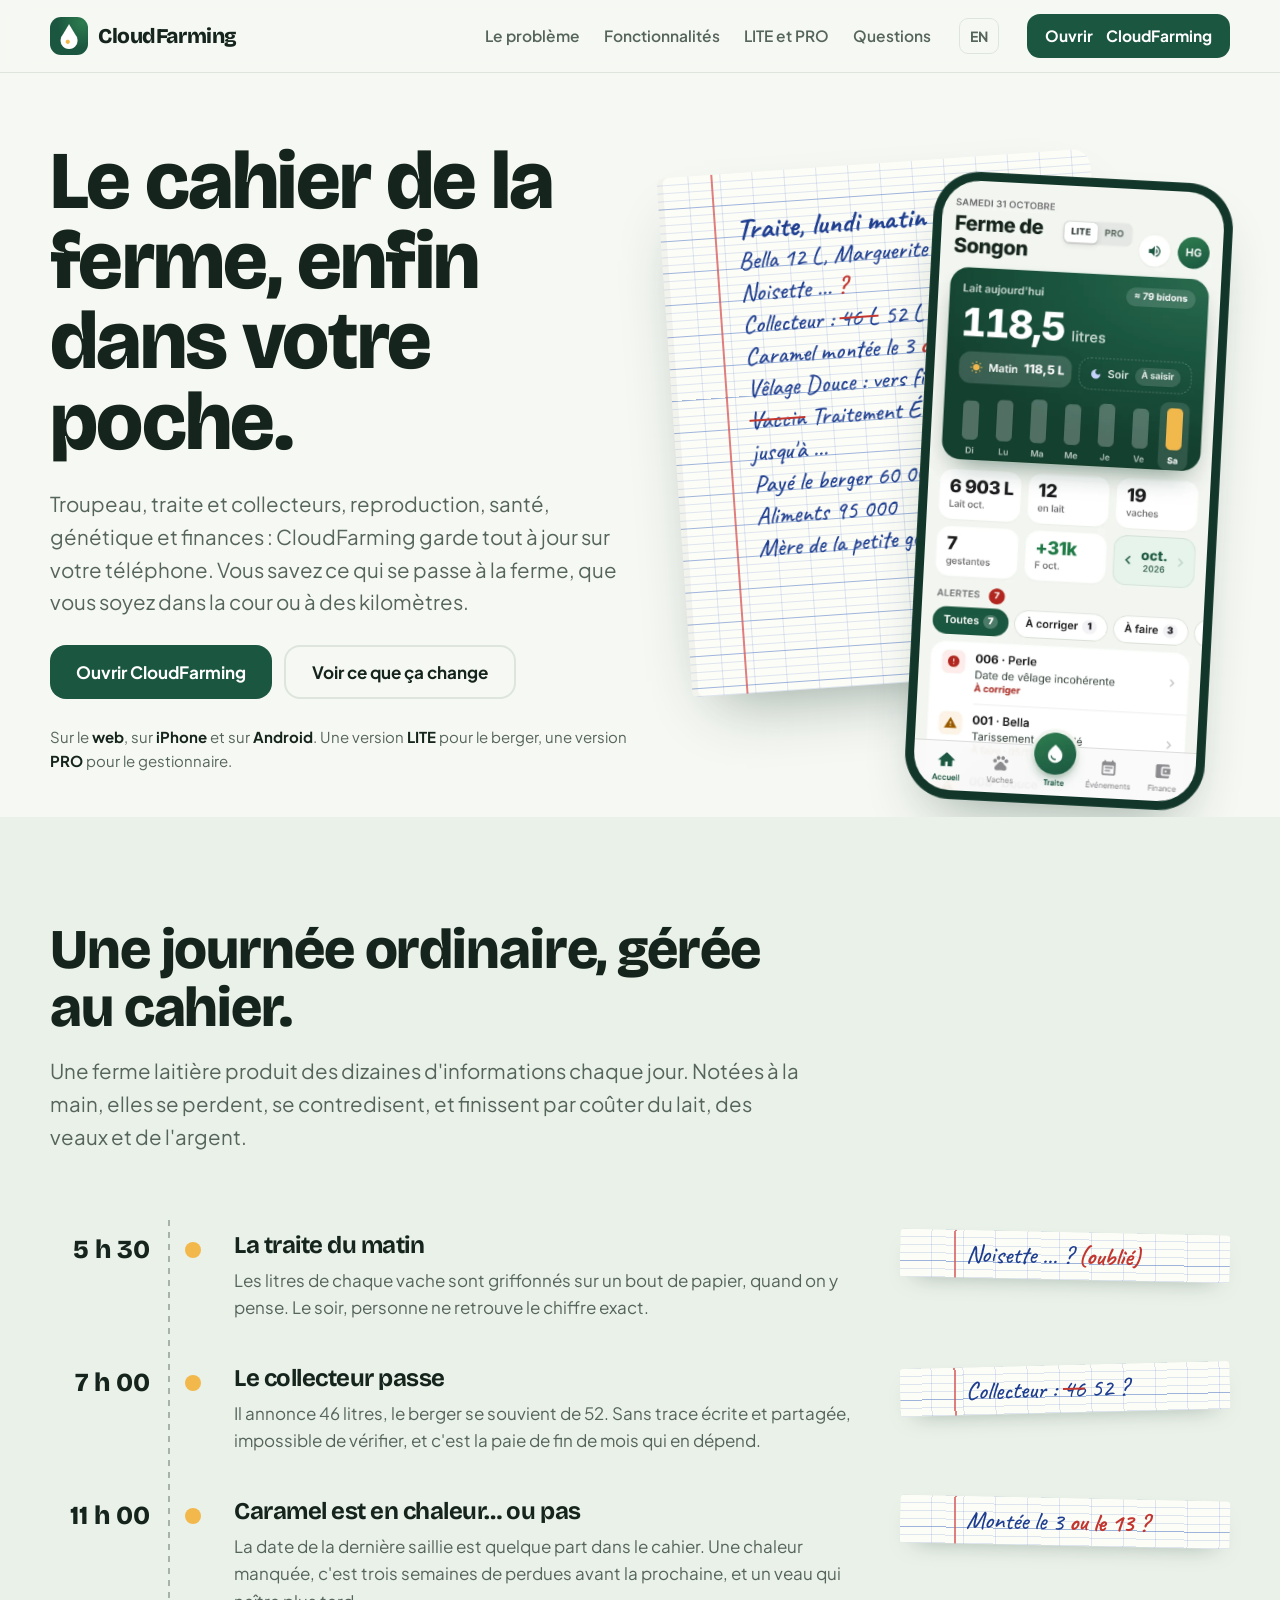
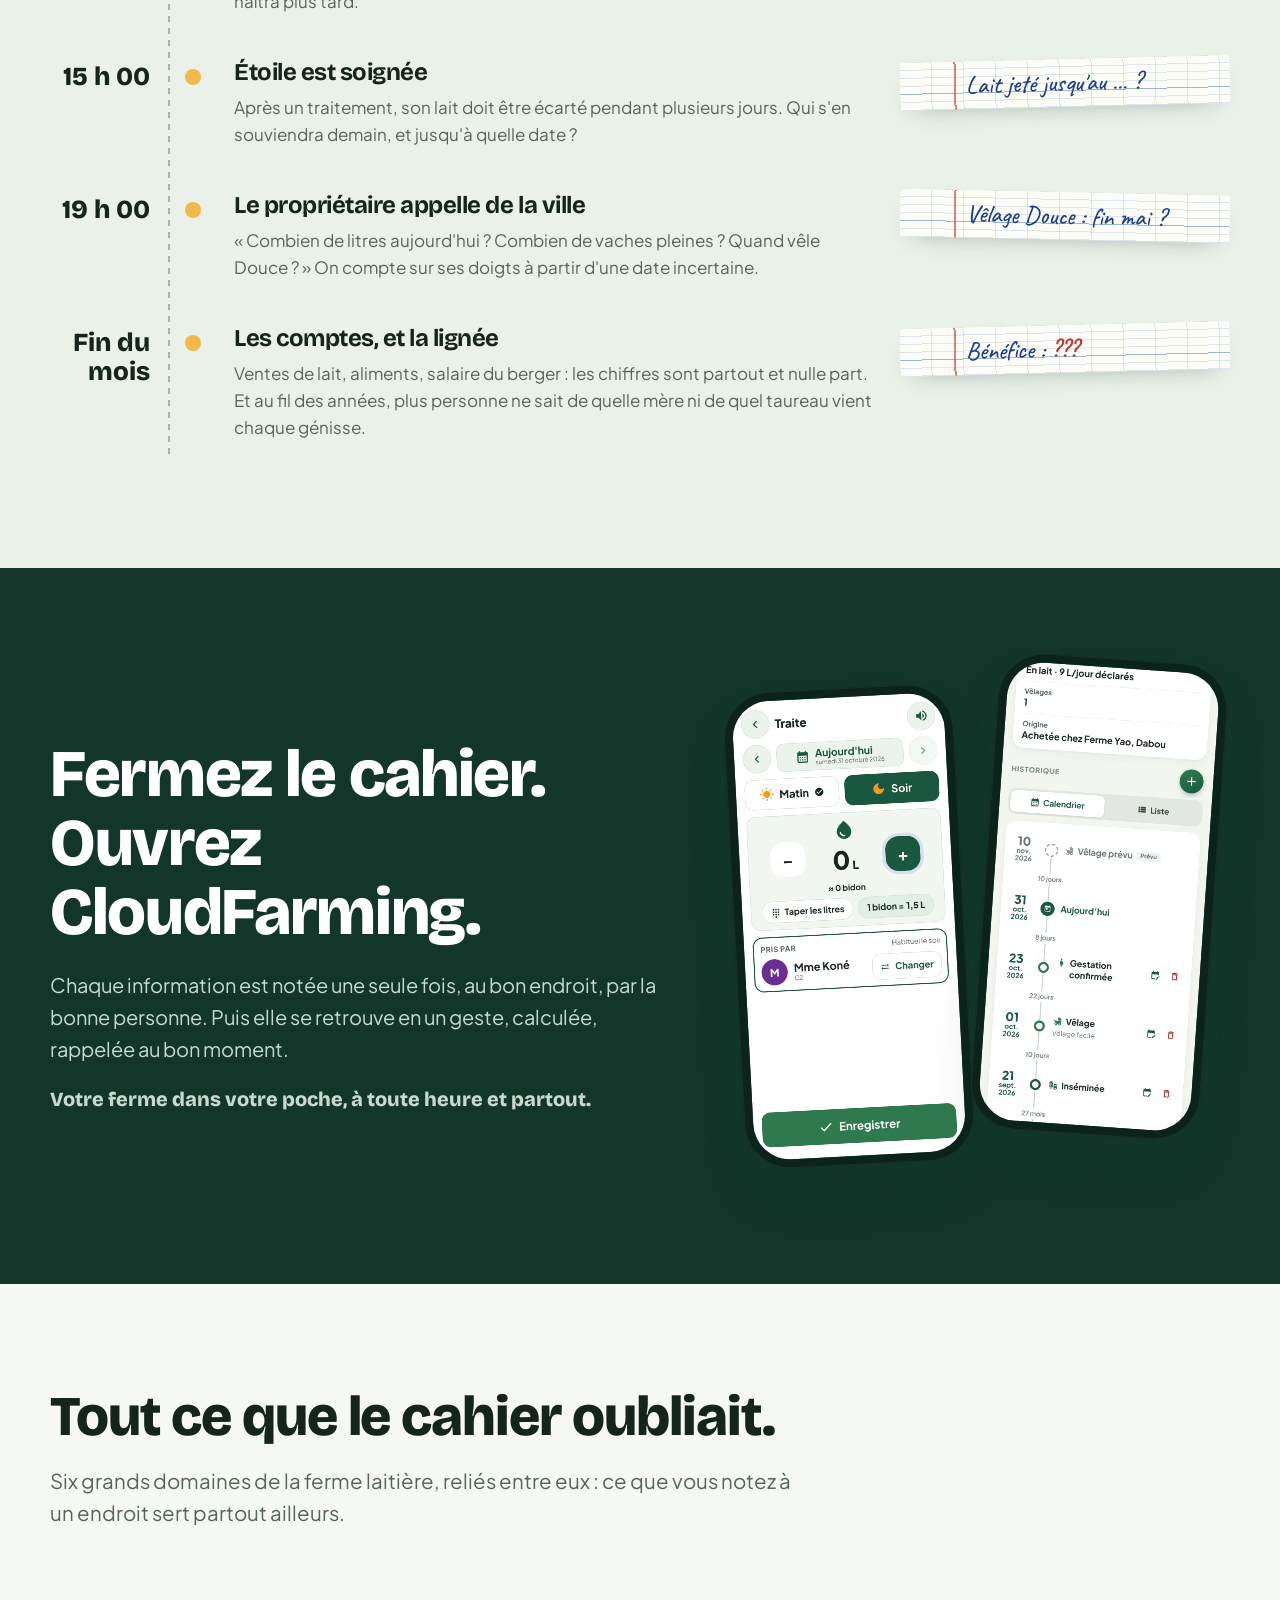
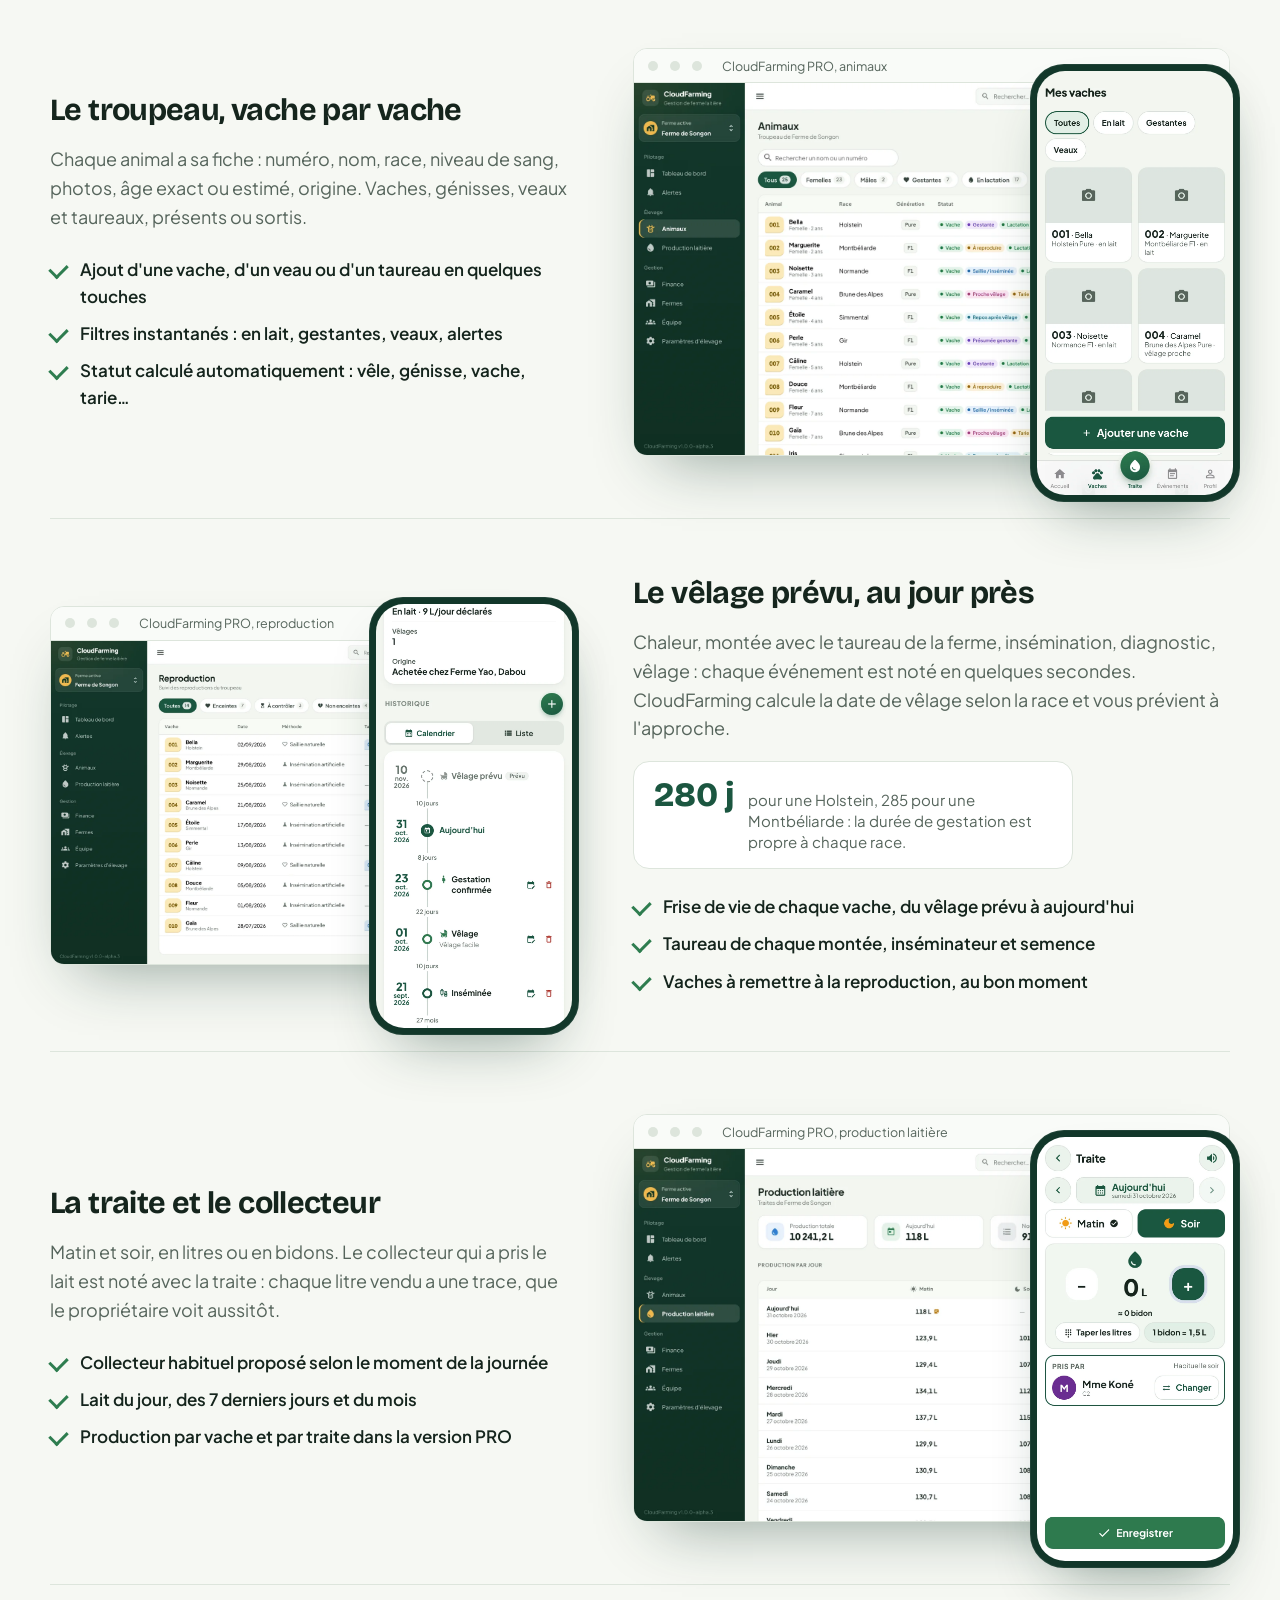
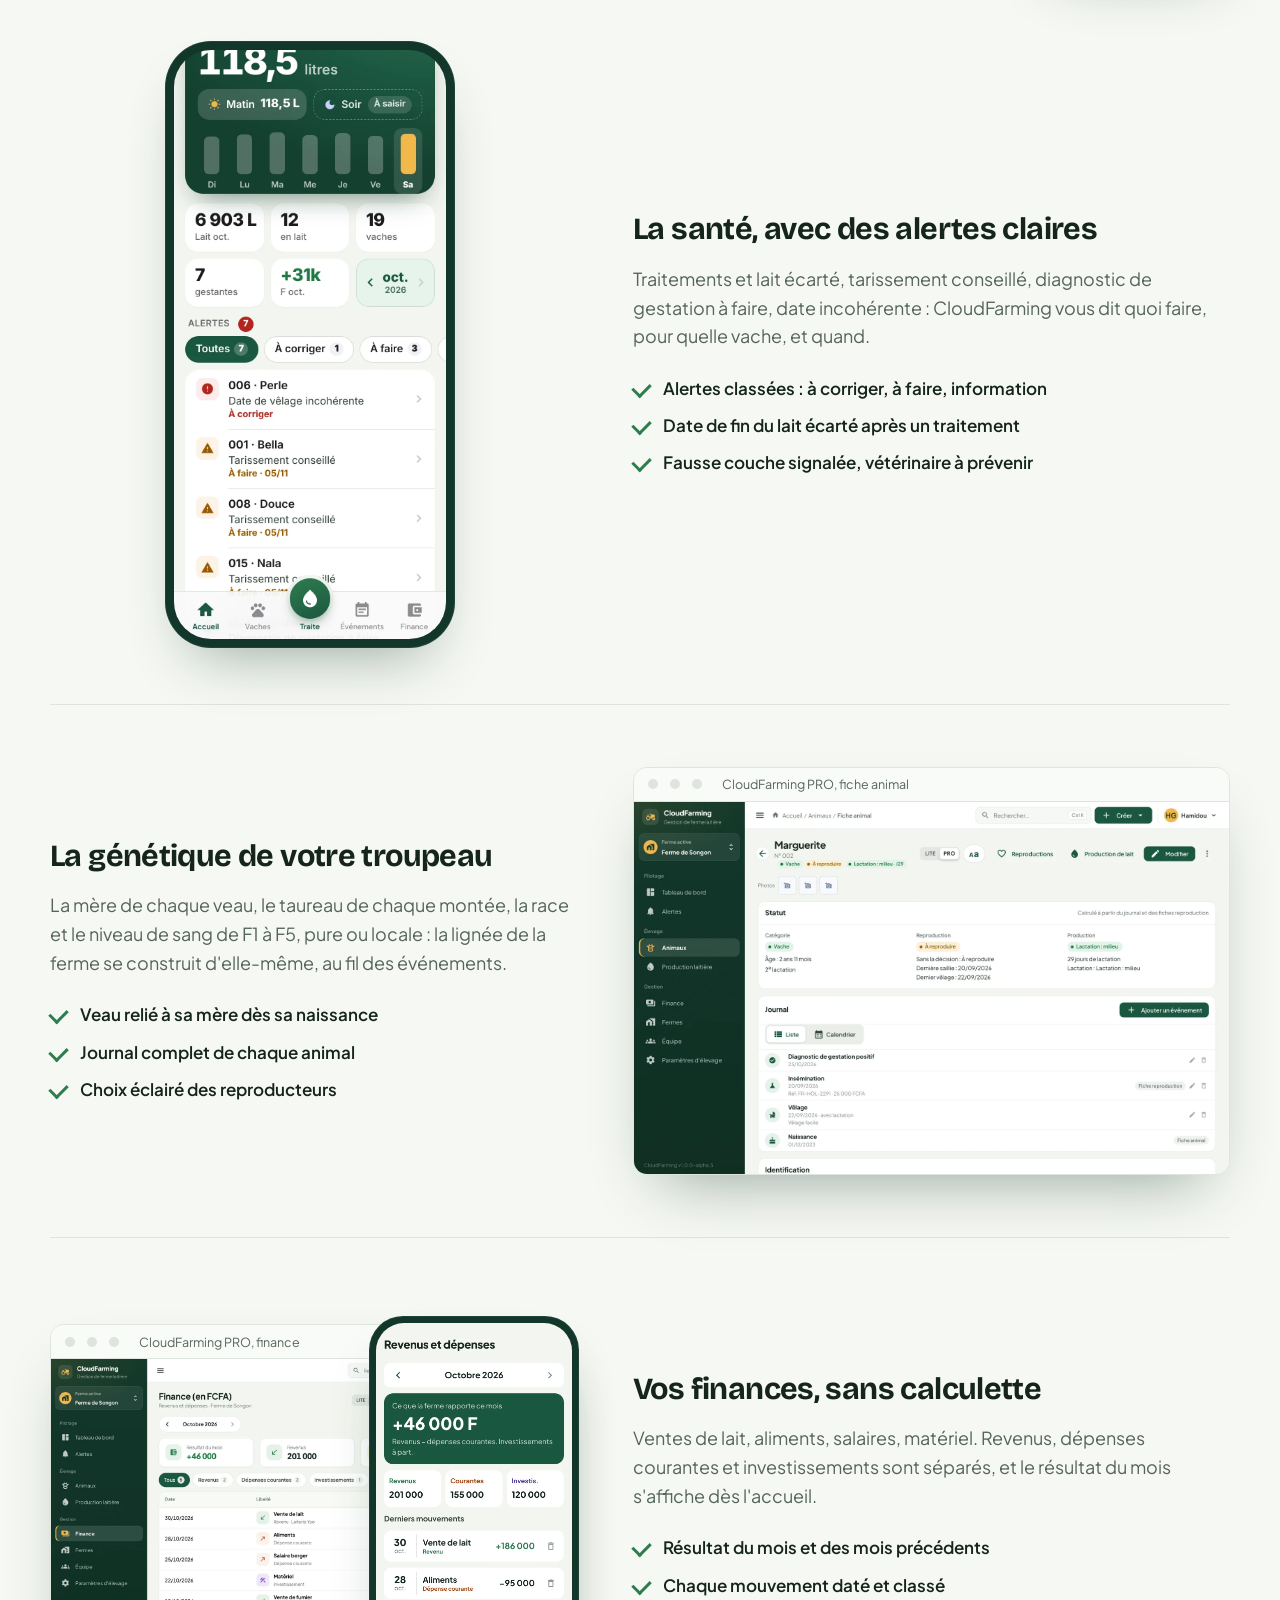
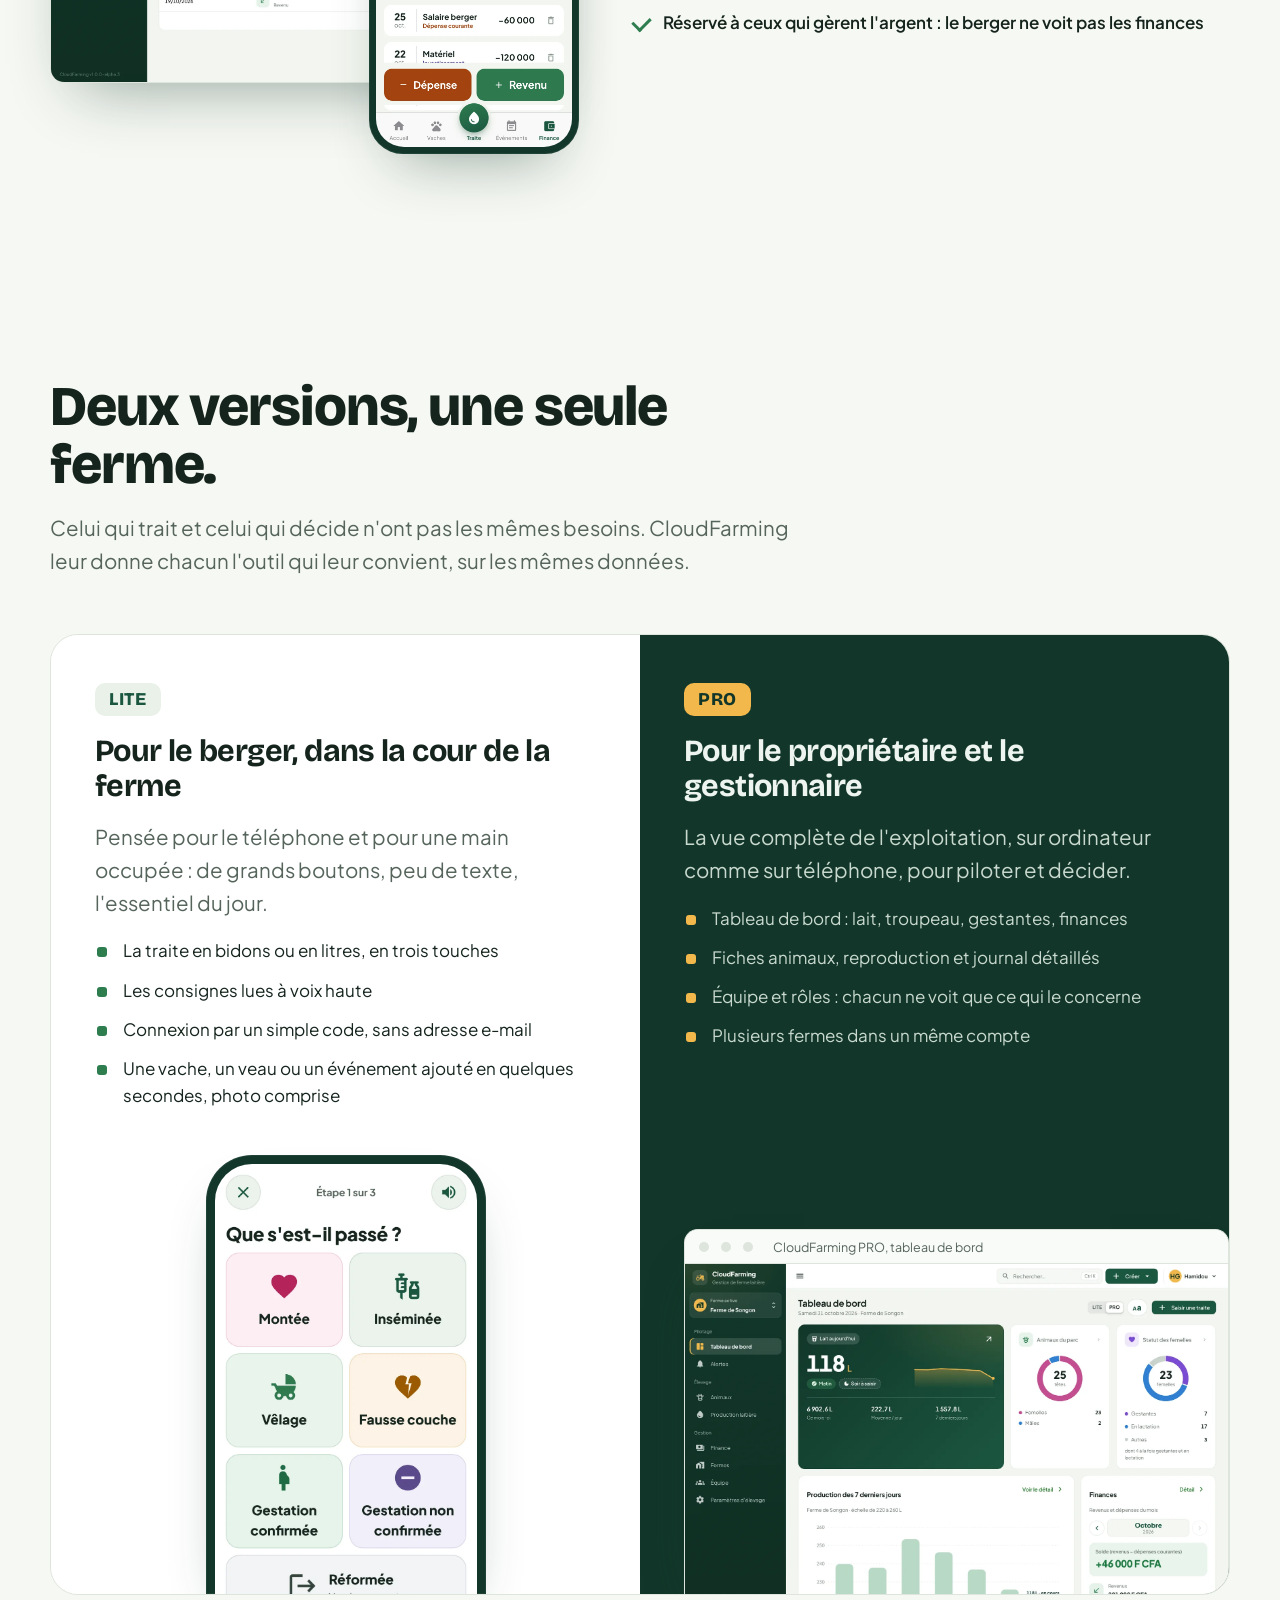
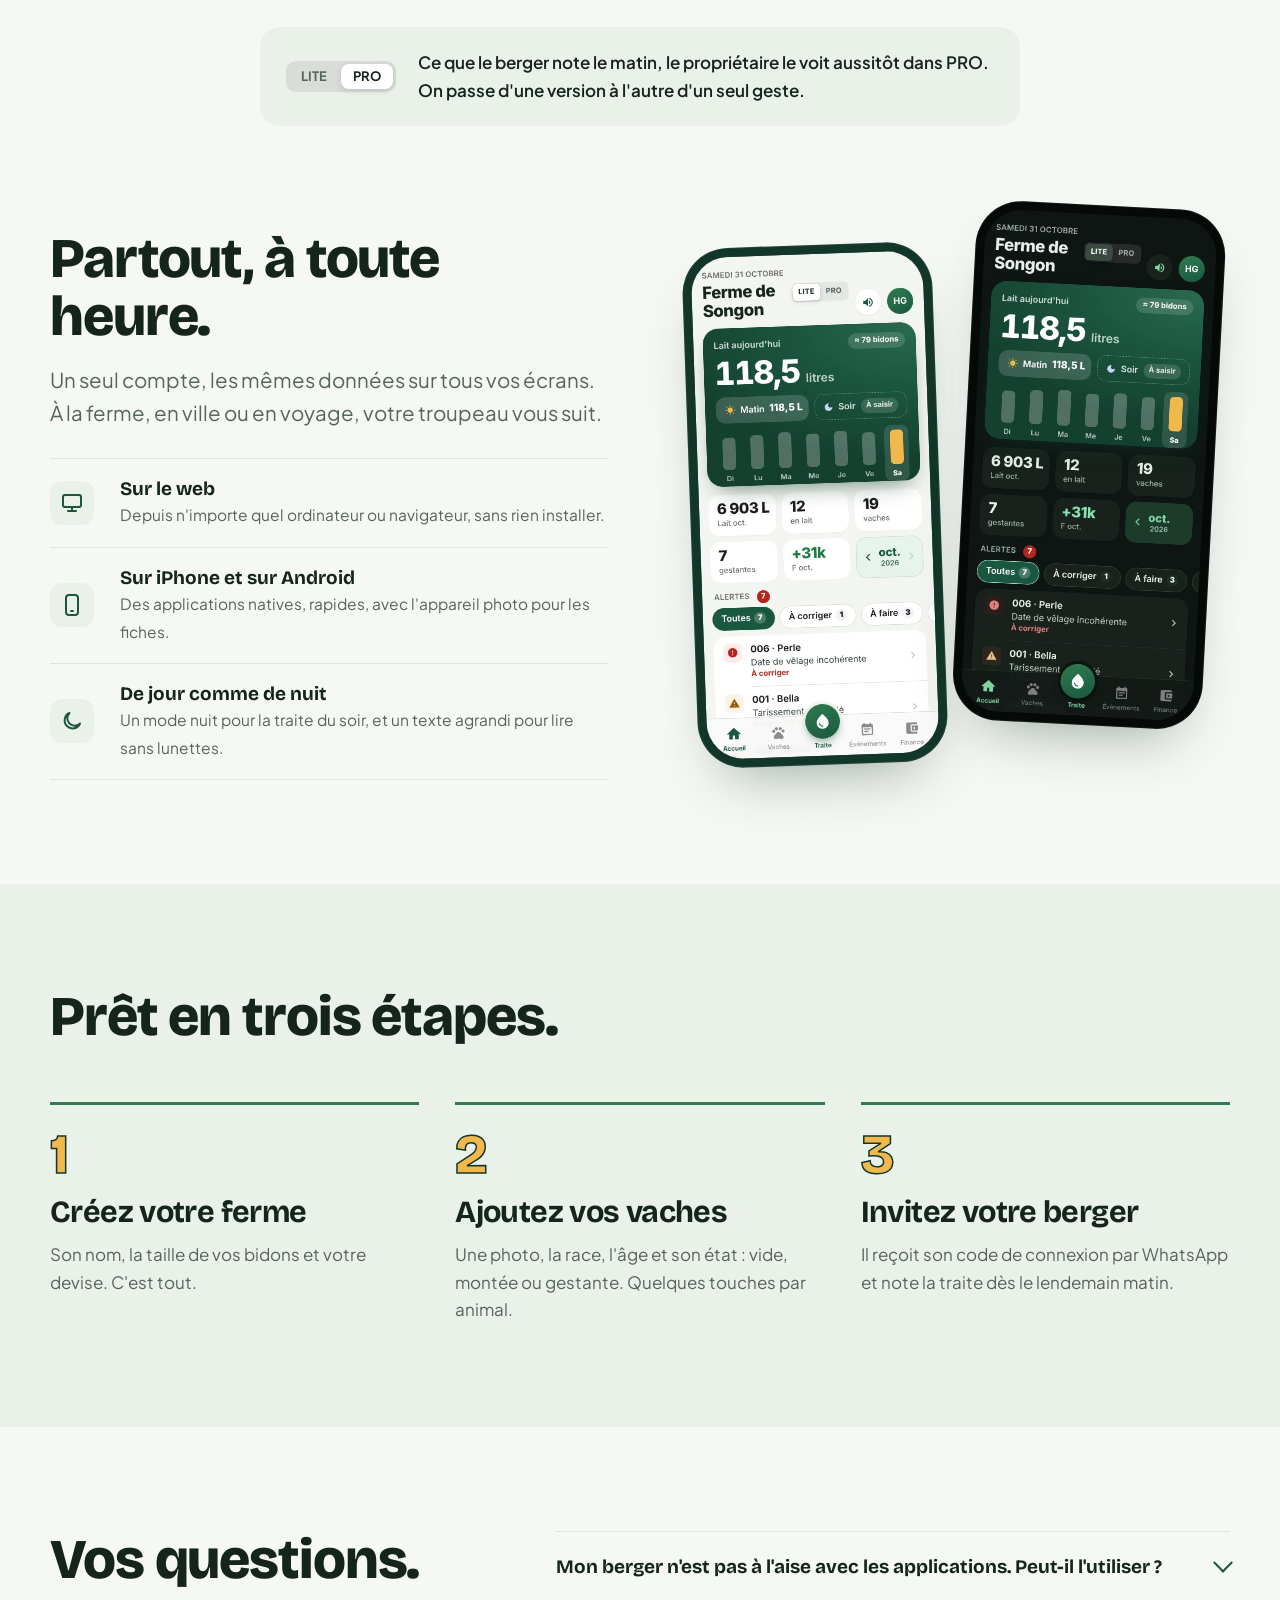
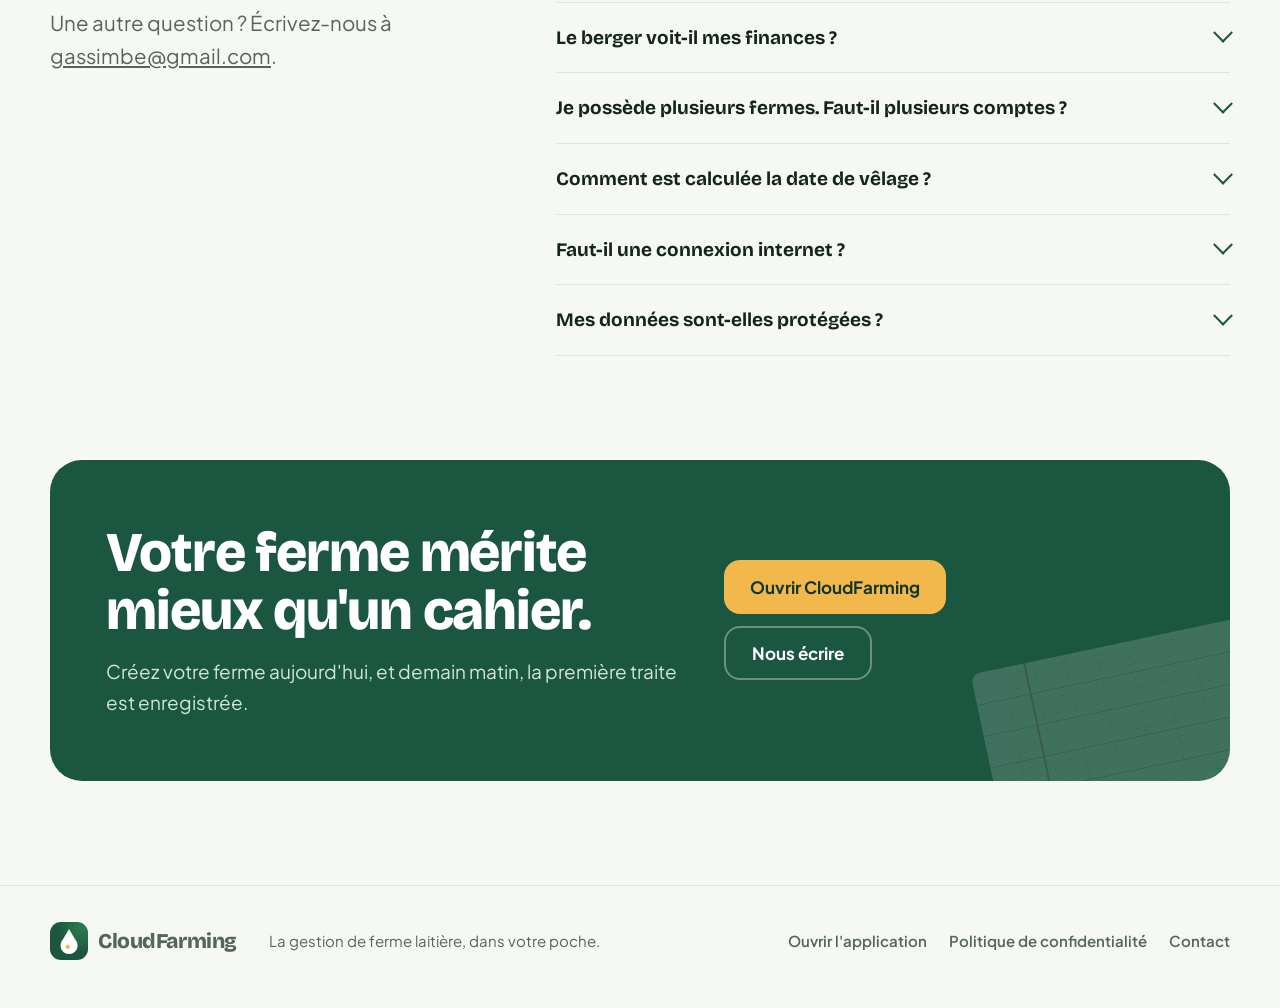
<file: presentation/index.html>
<!doctype html>
<html lang="fr">
<head>
<meta charset="utf-8">
<meta name="viewport" content="width=device-width, initial-scale=1">
<title>CloudFarming : votre ferme laitière dans votre poche</title>
<meta name="description" content="CloudFarming remplace le cahier de la ferme : troupeau, traite et collecteurs, reproduction et vêlage prévu, santé, génétique et finances. Sur le web, iPhone et Android, en version LITE pour le berger et PRO pour le gestionnaire.">
<meta name="theme-color" content="#1b5640">
<meta property="og:type" content="website">
<meta property="og:site_name" content="CloudFarming">
<meta property="og:title" content="CloudFarming : votre ferme laitière dans votre poche">
<meta property="og:description" content="Le cahier de la ferme, enfin dans votre poche. Troupeau, traite, reproduction, santé, génétique et finances, partout et à toute heure.">
<meta property="og:image" content="images/partage.png">
<meta property="og:locale" content="fr_FR">
<link rel="alternate" hreflang="fr" href="index.html">
<link rel="alternate" hreflang="en" href="en.html">
<link rel="icon" type="image/png" href="images/icone.png">
<link rel="apple-touch-icon" href="images/icone.png">
<link rel="stylesheet" href="site.css">
</head>
<body>

<header class="nav">
  <div class="contenu">
    <a class="logo" href="#haut" aria-label="CloudFarming, haut de page"><img src="images/icone.png" alt="">CloudFarming</a>
    <nav class="nav__liens" aria-label="Sections">
      <a href="#journee">Le problème</a>
      <a href="#fonctions">Fonctionnalités</a>
      <a href="#versions">LITE et PRO</a>
      <a href="#questions">Questions</a>
    </nav>
    <a class="nav__langue" href="en.html" hreflang="en" lang="en" aria-label="English version">EN</a>
    <a class="bouton bouton--plein" href="https://13.50.246.248/">Ouvrir<span class="nav__long">&nbsp;CloudFarming</span></a>
  </div>
</header>

<main id="haut">

  <!-- ============ Accroche ============ -->
  <div class="accroche">
    <div class="contenu">
      <div class="accroche__texte">
        <h1>Le cahier de la ferme, enfin dans votre poche.</h1>
        <p class="chapeau">
          Troupeau, traite et collecteurs, reproduction, santé, génétique et finances :
          CloudFarming garde tout à jour sur votre téléphone. Vous savez ce qui se passe
          à la ferme, que vous soyez dans la cour ou à des kilomètres.
        </p>
        <div class="accroche__actions">
          <a class="bouton bouton--plein" href="https://13.50.246.248/">Ouvrir CloudFarming</a>
          <a class="bouton bouton--trait" href="#journee">Voir ce que ça change</a>
        </div>
        <p class="accroche__plateformes">Sur le <b>web</b>, sur <b>iPhone</b> et sur <b>Android</b>. Une version <b>LITE</b> pour le berger, une version <b>PRO</b> pour le gestionnaire.</p>
      </div>

      <div class="scene" aria-hidden="true">
        <div class="cahier seyes">
          <div class="ecrit">
            <p class="cahier__titre">Traite, lundi matin</p>
            <p>Bella 12 L, Marguerite 9 L</p>
            <p>Noisette … <span class="rouge">?</span></p>
            <p>Collecteur : <s>46 L</s> 52 L ?</p>
            <p>Caramel montée le 3 <span class="rouge">ou le 13 ?</span></p>
            <p>Vêlage Douce : vers fin mai ?</p>
            <p><s>Vaccin</s> Traitement Étoile, lait jeté jusqu'à …</p>
            <p>Payé le berger 60 000 <span class="rouge">(reste ?)</span></p>
            <p>Aliments 95 000</p>
            <p>Mère de la petite génisse : ???</p>
          </div>
        </div>
        <div class="telephone"><img src="images/lite-accueil.webp" width="780" height="1688" alt=""></div>
      </div>
    </div>
  </div>

  <!-- ============ Une journée avec un cahier ============ -->
  <section class="journee" id="journee">
    <div class="contenu">
      <div class="titre-section">
        <h2>Une journée ordinaire, gérée au cahier.</h2>
        <p class="chapeau">
          Une ferme laitière produit des dizaines d'informations chaque jour. Notées à la main,
          elles se perdent, se contredisent, et finissent par coûter du lait, des veaux et de l'argent.
        </p>
      </div>

      <ol class="frise">
        <li class="moment">
          <span class="moment__heure">5 h 30</span>
          <span class="moment__point"></span>
          <div class="moment__texte">
            <h3>La traite du matin</h3>
            <p>Les litres de chaque vache sont griffonnés sur un bout de papier, quand on y pense. Le soir, personne ne retrouve le chiffre exact.</p>
          </div>
          <div class="moment__note seyes ecrit" aria-hidden="true">Noisette … ? <span class="rouge">(oublié)</span></div>
        </li>
        <li class="moment">
          <span class="moment__heure">7 h 00</span>
          <span class="moment__point"></span>
          <div class="moment__texte">
            <h3>Le collecteur passe</h3>
            <p>Il annonce 46 litres, le berger se souvient de 52. Sans trace écrite et partagée, impossible de vérifier, et c'est la paie de fin de mois qui en dépend.</p>
          </div>
          <div class="moment__note seyes ecrit" aria-hidden="true">Collecteur : <s>46</s> 52 ?</div>
        </li>
        <li class="moment">
          <span class="moment__heure">11 h 00</span>
          <span class="moment__point"></span>
          <div class="moment__texte">
            <h3>Caramel est en chaleur… ou pas</h3>
            <p>La date de la dernière saillie est quelque part dans le cahier. Une chaleur manquée, c'est trois semaines de perdues avant la prochaine, et un veau qui naîtra plus tard.</p>
          </div>
          <div class="moment__note seyes ecrit" aria-hidden="true">Montée le 3 <span class="rouge">ou le 13 ?</span></div>
        </li>
        <li class="moment">
          <span class="moment__heure">15 h 00</span>
          <span class="moment__point"></span>
          <div class="moment__texte">
            <h3>Étoile est soignée</h3>
            <p>Après un traitement, son lait doit être écarté pendant plusieurs jours. Qui s'en souviendra demain, et jusqu'à quelle date ?</p>
          </div>
          <div class="moment__note seyes ecrit" aria-hidden="true">Lait jeté jusqu'au … ?</div>
        </li>
        <li class="moment">
          <span class="moment__heure">19 h 00</span>
          <span class="moment__point"></span>
          <div class="moment__texte">
            <h3>Le propriétaire appelle de la ville</h3>
            <p>« Combien de litres aujourd'hui ? Combien de vaches pleines ? Quand vêle Douce ? » On compte sur ses doigts à partir d'une date incertaine.</p>
          </div>
          <div class="moment__note seyes ecrit" aria-hidden="true">Vêlage Douce : fin mai ?</div>
        </li>
        <li class="moment">
          <span class="moment__heure">Fin du mois</span>
          <span class="moment__point"></span>
          <div class="moment__texte">
            <h3>Les comptes, et la lignée</h3>
            <p>Ventes de lait, aliments, salaire du berger : les chiffres sont partout et nulle part. Et au fil des années, plus personne ne sait de quelle mère ni de quel taureau vient chaque génisse.</p>
          </div>
          <div class="moment__note seyes ecrit" aria-hidden="true">Bénéfice : <span class="rouge">???</span></div>
        </li>
      </ol>
    </div>
  </section>

  <!-- ============ Bascule ============ -->
  <div class="bascule">
    <div class="contenu">
      <div>
        <h2>Fermez le cahier.<br>Ouvrez CloudFarming.</h2>
        <p>
          Chaque information est notée une seule fois, au bon endroit, par la bonne personne.
          Puis elle se retrouve en un geste, calculée, rappelée au bon moment.
        </p>
        <p class="bascule__phrase">Votre ferme dans votre poche, à toute heure et partout.</p>
      </div>
      <div class="bascule__mains" aria-hidden="true">
        <div class="telephone"><img src="images/lite-traite.webp" width="780" height="1688" alt="" loading="lazy"></div>
        <div class="telephone"><img src="images/lite-vache-frise.webp" width="780" height="1688" alt="" loading="lazy"></div>
      </div>
    </div>
  </div>

  <!-- ============ Fonctionnalités ============ -->
  <section id="fonctions">
    <div class="contenu">
      <div class="titre-section">
        <h2>Tout ce que le cahier oubliait.</h2>
        <p class="chapeau">Six grands domaines de la ferme laitière, reliés entre eux : ce que vous notez à un endroit sert partout ailleurs.</p>
      </div>

      <article class="fonction">
        <div class="fonction__texte">
          <h3>Le troupeau, vache par vache</h3>
          <p>Chaque animal a sa fiche : numéro, nom, race, niveau de sang, photos, âge exact ou estimé, origine. Vaches, génisses, veaux et taureaux, présents ou sortis.</p>
          <ul class="fonction__liste">
            <li>Ajout d'une vache, d'un veau ou d'un taureau en quelques touches</li>
            <li>Filtres instantanés : en lait, gestantes, veaux, alertes</li>
            <li>Statut calculé automatiquement : vêle, génisse, vache, tarie…</li>
          </ul>
        </div>
        <div class="fonction__visuel">
          <div class="ecran">
            <div class="ecran__barre"><i></i><i></i><i></i><span>CloudFarming PRO, animaux</span></div>
            <img src="images/pro-animaux.webp" width="1600" height="1000" alt="Liste des animaux dans CloudFarming PRO, avec race, génération et statuts" loading="lazy">
          </div>
          <div class="telephone"><img src="images/lite-vaches.webp" width="780" height="1688" alt="Liste « Mes vaches » dans CloudFarming LITE" loading="lazy"></div>
        </div>
      </article>

      <article class="fonction">
        <div class="fonction__texte">
          <h3>Le vêlage prévu, au jour près</h3>
          <p>Chaleur, montée avec le taureau de la ferme, insémination, diagnostic, vêlage : chaque événement est noté en quelques secondes. CloudFarming calcule la date de vêlage selon la race et vous prévient à l'approche.</p>
          <div class="chiffre-cle"><b>280 j</b><span>pour une Holstein, 285 pour une Montbéliarde : la durée de gestation est propre à chaque race.</span></div>
          <ul class="fonction__liste">
            <li>Frise de vie de chaque vache, du vêlage prévu à aujourd'hui</li>
            <li>Taureau de chaque montée, inséminateur et semence</li>
            <li>Vaches à remettre à la reproduction, au bon moment</li>
          </ul>
        </div>
        <div class="fonction__visuel">
          <div class="ecran">
            <div class="ecran__barre"><i></i><i></i><i></i><span>CloudFarming PRO, reproduction</span></div>
            <img src="images/pro-reproductions.webp" width="1600" height="1000" alt="Suivi des reproductions avec méthode, taureau, gestation et vêlage prévu" loading="lazy">
          </div>
          <div class="telephone"><img src="images/lite-vache-frise.webp" width="780" height="1688" alt="Frise d'une vache avec vêlage prévu, gestation confirmée, vêlage et insémination" loading="lazy"></div>
        </div>
      </article>

      <article class="fonction">
        <div class="fonction__texte">
          <h3>La traite et le collecteur</h3>
          <p>Matin et soir, en litres ou en bidons. Le collecteur qui a pris le lait est noté avec la traite : chaque litre vendu a une trace, que le propriétaire voit aussitôt.</p>
          <ul class="fonction__liste">
            <li>Collecteur habituel proposé selon le moment de la journée</li>
            <li>Lait du jour, des 7 derniers jours et du mois</li>
            <li>Production par vache et par traite dans la version PRO</li>
          </ul>
        </div>
        <div class="fonction__visuel">
          <div class="ecran">
            <div class="ecran__barre"><i></i><i></i><i></i><span>CloudFarming PRO, production laitière</span></div>
            <img src="images/pro-lait.webp" width="1600" height="1000" alt="Production laitière par jour, matin et soir" loading="lazy">
          </div>
          <div class="telephone"><img src="images/lite-traite.webp" width="780" height="1688" alt="Saisie de la traite du soir avec le collecteur" loading="lazy"></div>
        </div>
      </article>

      <article class="fonction">
        <div class="fonction__texte">
          <h3>La santé, avec des alertes claires</h3>
          <p>Traitements et lait écarté, tarissement conseillé, diagnostic de gestation à faire, date incohérente : CloudFarming vous dit quoi faire, pour quelle vache, et quand.</p>
          <ul class="fonction__liste">
            <li>Alertes classées : à corriger, à faire, information</li>
            <li>Date de fin du lait écarté après un traitement</li>
            <li>Fausse couche signalée, vétérinaire à prévenir</li>
          </ul>
        </div>
        <div class="fonction__visuel">
          <div class="telephone"><img src="images/lite-alertes.webp" width="780" height="1688" alt="Section Alertes de l'accueil LITE" loading="lazy"></div>
        </div>
      </article>

      <article class="fonction">
        <div class="fonction__texte">
          <h3>La génétique de votre troupeau</h3>
          <p>La mère de chaque veau, le taureau de chaque montée, la race et le niveau de sang de F1 à F5, pure ou locale : la lignée de la ferme se construit d'elle-même, au fil des événements.</p>
          <ul class="fonction__liste">
            <li>Veau relié à sa mère dès sa naissance</li>
            <li>Journal complet de chaque animal</li>
            <li>Choix éclairé des reproducteurs</li>
          </ul>
        </div>
        <div class="fonction__visuel">
          <div class="ecran">
            <div class="ecran__barre"><i></i><i></i><i></i><span>CloudFarming PRO, fiche animal</span></div>
            <img src="images/pro-animal.webp" width="1600" height="1000" alt="Fiche d'une vache avec statut, reproduction et journal des événements" loading="lazy">
          </div>
        </div>
      </article>

      <article class="fonction">
        <div class="fonction__texte">
          <h3>Vos finances, sans calculette</h3>
          <p>Ventes de lait, aliments, salaires, matériel. Revenus, dépenses courantes et investissements sont séparés, et le résultat du mois s'affiche dès l'accueil.</p>
          <ul class="fonction__liste">
            <li>Résultat du mois et des mois précédents</li>
            <li>Chaque mouvement daté et classé</li>
            <li>Réservé à ceux qui gèrent l'argent : le berger ne voit pas les finances</li>
          </ul>
        </div>
        <div class="fonction__visuel">
          <div class="ecran">
            <div class="ecran__barre"><i></i><i></i><i></i><span>CloudFarming PRO, finance</span></div>
            <img src="images/pro-argent.webp" width="1600" height="1000" alt="Finances : résultat du mois, revenus, dépenses courantes et investissements" loading="lazy">
          </div>
          <div class="telephone"><img src="images/lite-argent.webp" width="780" height="1688" alt="Revenus et dépenses dans CloudFarming LITE" loading="lazy"></div>
        </div>
      </article>
    </div>
  </section>

  <!-- ============ LITE et PRO ============ -->
  <section class="versions" id="versions">
    <div class="contenu">
      <div class="titre-section">
        <h2>Deux versions, une seule ferme.</h2>
        <p class="chapeau">Celui qui trait et celui qui décide n'ont pas les mêmes besoins. CloudFarming leur donne chacun l'outil qui leur convient, sur les mêmes données.</p>
      </div>

      <div class="duo">
        <div class="duo__cote duo__cote--lite">
          <span class="duo__nom">LITE</span>
          <h3>Pour le berger, dans la cour de la ferme</h3>
          <p class="chapeau">Pensée pour le téléphone et pour une main occupée : de grands boutons, peu de texte, l'essentiel du jour.</p>
          <ul>
            <li>La traite en bidons ou en litres, en trois touches</li>
            <li>Les consignes lues à voix haute</li>
            <li>Connexion par un simple code, sans adresse e-mail</li>
            <li>Une vache, un veau ou un événement ajouté en quelques secondes, photo comprise</li>
          </ul>
          <div class="duo__visuel">
            <div class="telephone"><img src="images/lite-evenements.webp" width="780" height="1688" alt="Choix d'un événement dans CloudFarming LITE" loading="lazy"></div>
          </div>
        </div>
        <div class="duo__cote duo__cote--pro">
          <span class="duo__nom">PRO</span>
          <h3>Pour le propriétaire et le gestionnaire</h3>
          <p class="chapeau">La vue complète de l'exploitation, sur ordinateur comme sur téléphone, pour piloter et décider.</p>
          <ul>
            <li>Tableau de bord : lait, troupeau, gestantes, finances</li>
            <li>Fiches animaux, reproduction et journal détaillés</li>
            <li>Équipe et rôles : chacun ne voit que ce qui le concerne</li>
            <li>Plusieurs fermes dans un même compte</li>
          </ul>
          <div class="duo__visuel">
            <div class="ecran">
              <div class="ecran__barre"><i></i><i></i><i></i><span>CloudFarming PRO, tableau de bord</span></div>
              <img src="images/pro-dashboard.webp" width="1600" height="1000" alt="Tableau de bord de CloudFarming PRO" loading="lazy">
            </div>
          </div>
        </div>
      </div>

      <div class="lien-donnees">
        <span class="lien-donnees__bascule" aria-hidden="true"><span>LITE</span><span>PRO</span></span>
        <p>Ce que le berger note le matin, le propriétaire le voit aussitôt dans PRO. On passe d'une version à l'autre d'un seul geste.</p>
      </div>
    </div>
  </section>

  <!-- ============ Partout ============ -->
  <section class="partout">
    <div class="contenu">
      <div>
        <h2>Partout, à toute heure.</h2>
        <p class="chapeau" style="margin-top: 18px">Un seul compte, les mêmes données sur tous vos écrans. À la ferme, en ville ou en voyage, votre troupeau vous suit.</p>
        <ul class="supports">
          <li>
            <svg viewBox="0 0 24 24" fill="none" stroke="currentColor" stroke-width="2" stroke-linecap="round" stroke-linejoin="round" aria-hidden="true"><rect x="3" y="4" width="18" height="12" rx="2"/><path d="M8 20h8M12 16v4"/></svg>
            <div><b>Sur le web</b><span>Depuis n'importe quel ordinateur ou navigateur, sans rien installer.</span></div>
          </li>
          <li>
            <svg viewBox="0 0 24 24" fill="none" stroke="currentColor" stroke-width="2" stroke-linecap="round" stroke-linejoin="round" aria-hidden="true"><rect x="6" y="2" width="12" height="20" rx="3"/><path d="M11 18h2"/></svg>
            <div><b>Sur iPhone et sur Android</b><span>Des applications natives, rapides, avec l'appareil photo pour les fiches.</span></div>
          </li>
          <li>
            <svg viewBox="0 0 24 24" fill="none" stroke="currentColor" stroke-width="2" stroke-linecap="round" stroke-linejoin="round" aria-hidden="true"><path d="M20 14.5A8 8 0 1 1 9.5 4a6.5 6.5 0 0 0 10.5 10.5z"/></svg>
            <div><b>De jour comme de nuit</b><span>Un mode nuit pour la traite du soir, et un texte agrandi pour lire sans lunettes.</span></div>
          </li>
        </ul>
      </div>
      <div class="partout__visuel" aria-hidden="true">
        <div class="telephone"><img src="images/lite-accueil.webp" width="780" height="1688" alt="" loading="lazy"></div>
        <div class="telephone telephone--nuit"><img src="images/lite-accueil-nuit.webp" width="780" height="1688" alt="" loading="lazy"></div>
      </div>
    </div>
  </section>

  <!-- ============ Démarrer ============ -->
  <section class="demarrer">
    <div class="contenu">
      <div class="titre-section">
        <h2>Prêt en trois étapes.</h2>
      </div>
      <ol class="etapes">
        <li class="etape">
          <h3>Créez votre ferme</h3>
          <p>Son nom, la taille de vos bidons et votre devise. C'est tout.</p>
        </li>
        <li class="etape">
          <h3>Ajoutez vos vaches</h3>
          <p>Une photo, la race, l'âge et son état : vide, montée ou gestante. Quelques touches par animal.</p>
        </li>
        <li class="etape">
          <h3>Invitez votre berger</h3>
          <p>Il reçoit son code de connexion par WhatsApp et note la traite dès le lendemain matin.</p>
        </li>
      </ol>
    </div>
  </section>

  <!-- ============ Questions ============ -->
  <section class="questions" id="questions">
    <div class="contenu">
      <div class="titre-section" style="margin-bottom: 0">
        <h2>Vos questions.</h2>
        <p class="chapeau">Une autre question ? Écrivez-nous à <a href="mailto:gassimbe@gmail.com">gassimbe@gmail.com</a>.</p>
      </div>
      <div>
        <details>
          <summary>Mon berger n'est pas à l'aise avec les applications. Peut-il l'utiliser ?</summary>
          <p>Oui, c'est le rôle de la version LITE : de grands boutons et des images, la traite en bidons, les consignes lues à voix haute, et une connexion par simple code, sans adresse e-mail ni mot de passe compliqué.</p>
        </details>
        <details>
          <summary>Le berger voit-il mes finances ?</summary>
          <p>Non, sauf si vous le décidez. Chaque membre de l'équipe a un rôle (propriétaire, gestionnaire, employé, vétérinaire) qui détermine ce qu'il peut voir et modifier.</p>
        </details>
        <details>
          <summary>Je possède plusieurs fermes. Faut-il plusieurs comptes ?</summary>
          <p>Non. Un même compte gère plusieurs fermes, et vous passez de l'une à l'autre en un geste.</p>
        </details>
        <details>
          <summary>Comment est calculée la date de vêlage ?</summary>
          <p>À partir de la dernière saillie ou insémination, augmentée de la durée de gestation propre à la race de la vache : 280 jours pour une Holstein, 285 pour une Montbéliarde, une Normande ou une Simmental, 290 pour une Brune des Alpes.</p>
        </details>
        <details>
          <summary>Faut-il une connexion internet ?</summary>
          <p>Oui : vos données sont enregistrées en ligne, ce qui permet au propriétaire de voir aussitôt ce que le berger a saisi, et de ne rien perdre si un téléphone est cassé ou volé.</p>
        </details>
        <details>
          <summary>Mes données sont-elles protégées ?</summary>
          <p>Les échanges sont chiffrés, les mots de passe ne sont jamais stockés en clair, et l'accès est limité par compte et par rôle. Vos données ne sont ni vendues, ni utilisées pour de la publicité. Le détail est dans notre <a href="../confidentialite.html">politique de confidentialité</a>.</p>
        </details>
      </div>
    </div>
  </section>

  <!-- ============ Appel final ============ -->
  <div class="final">
    <div class="contenu">
      <div class="final__bloc">
        <div class="final__cahier seyes" aria-hidden="true"></div>
        <div>
          <h2>Votre ferme mérite mieux qu'un cahier.</h2>
          <p>Créez votre ferme aujourd'hui, et demain matin, la première traite est enregistrée.</p>
        </div>
        <div class="final__actions">
          <a class="bouton bouton--beurre" href="https://13.50.246.248/">Ouvrir CloudFarming</a>
          <a class="bouton bouton--trait" href="mailto:gassimbe@gmail.com?subject=CloudFarming">Nous écrire</a>
        </div>
      </div>
    </div>
  </div>
</main>

<footer>
  <div class="contenu">
    <a class="logo" href="#haut"><img src="images/icone.png" alt="">CloudFarming</a>
    <span>La gestion de ferme laitière, dans votre poche.</span>
    <nav aria-label="Liens utiles">
      <a href="https://13.50.246.248/">Ouvrir l'application</a>
      <a href="../confidentialite.html">Politique de confidentialité</a>
      <a href="mailto:gassimbe@gmail.com">Contact</a>
    </nav>
  </div>
</footer>

</body>
</html>
</file>
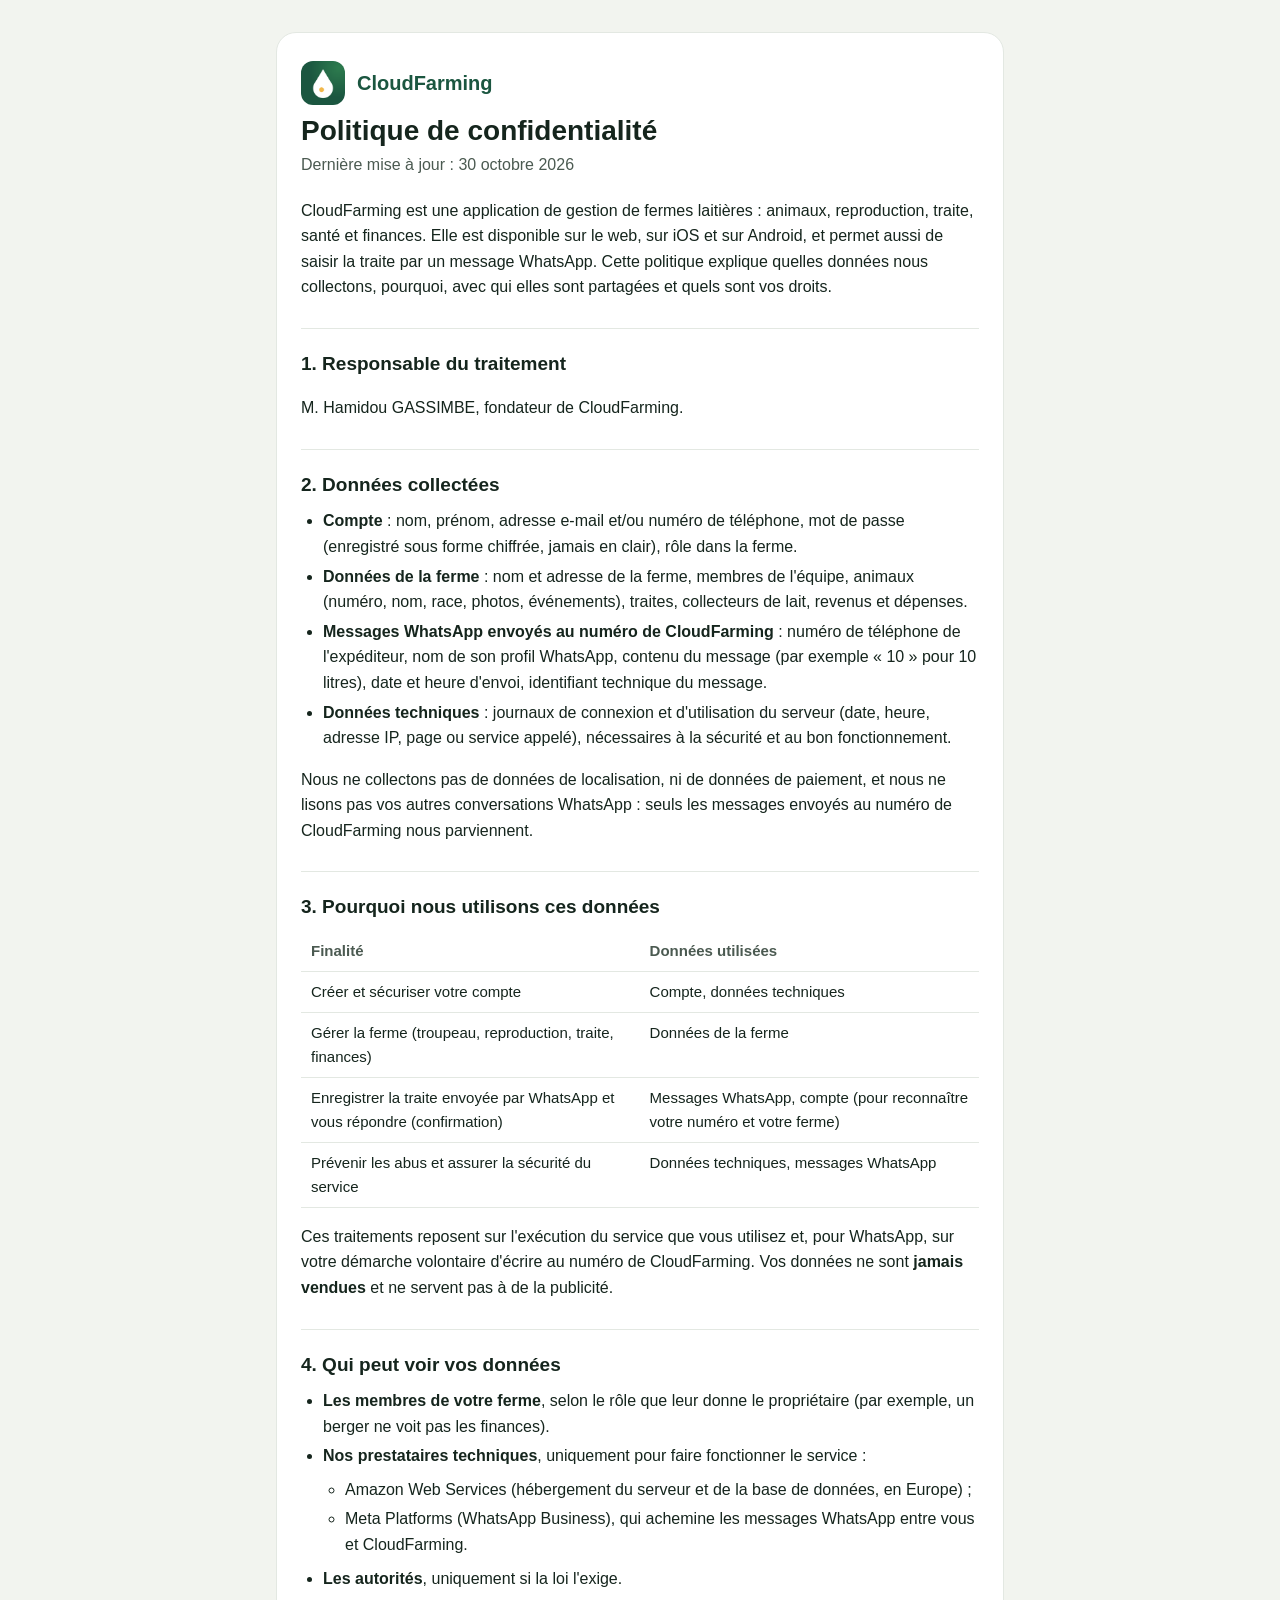
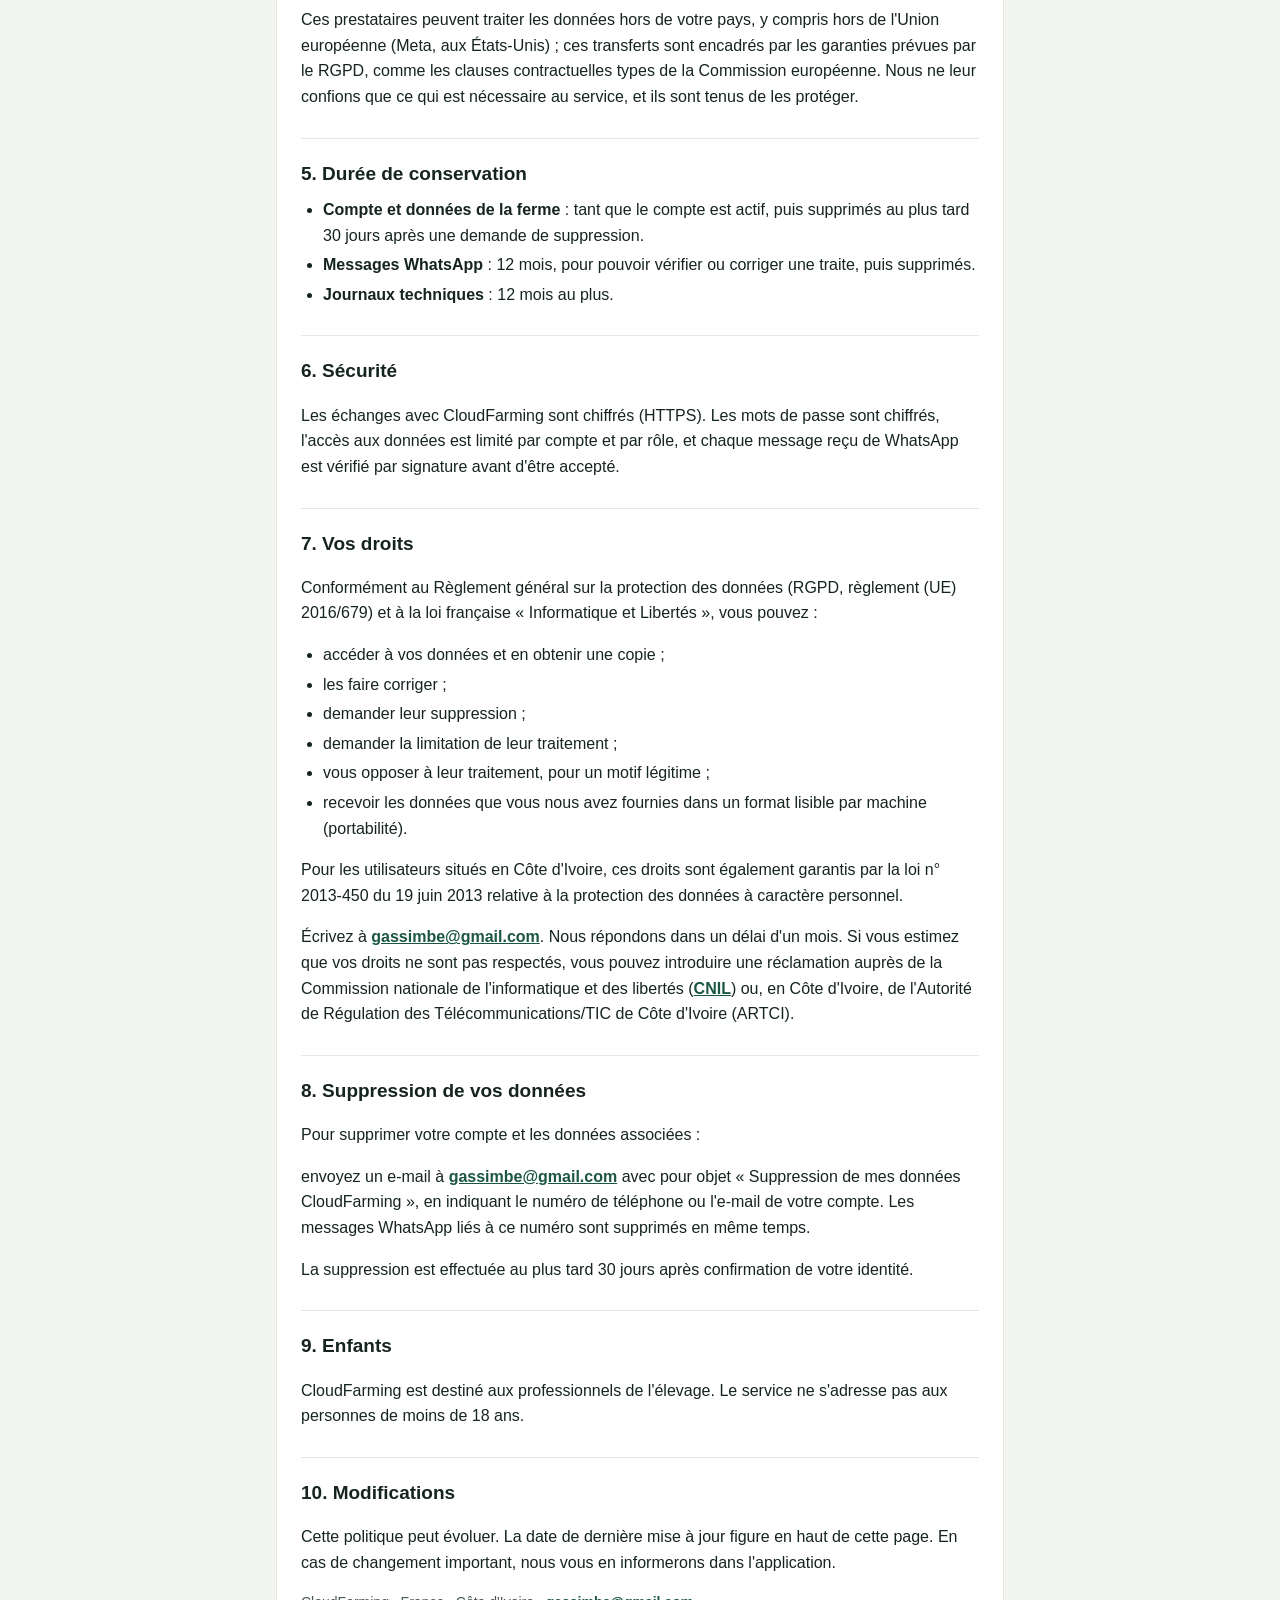
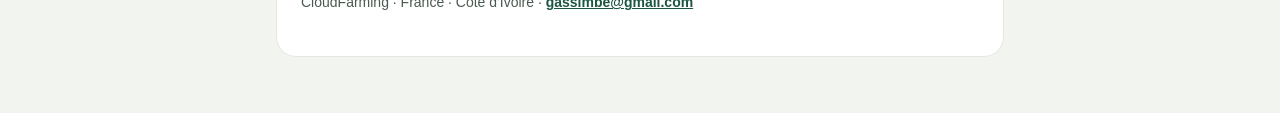
<file: confidentialite.html>
<!doctype html>
<html lang="fr">
<head>
<meta charset="utf-8">
<meta name="viewport" content="width=device-width, initial-scale=1">
<title>Politique de confidentialité – CloudFarming</title>
<meta name="description" content="Politique de confidentialité de CloudFarming, application de gestion de fermes laitières (web, iOS, Android et WhatsApp).">
<link rel="icon" type="image/png" href="[data-uri]">
<style>
  :root {
    --fond: #f2f4ef;
    --surface: #ffffff;
    --texte: #15251d;
    --texte-2: #4b5a51;
    --vert: #1b5640;
    --ligne: #e3e8e2;
  }
  @media (prefers-color-scheme: dark) {
    :root {
      --fond: #0e1512;
      --surface: #18211c;
      --texte: #e8efea;
      --texte-2: #9db0a5;
      --vert: #7fd3a2;
      --ligne: #26332c;
    }
  }
  * { box-sizing: border-box; }
  body {
    margin: 0;
    background: var(--fond);
    color: var(--texte);
    font: 16px/1.6 -apple-system, BlinkMacSystemFont, "Segoe UI", Roboto, Helvetica, Arial, sans-serif;
  }
  main {
    max-width: 760px;
    margin: 0 auto;
    padding: 32px 16px 56px;
  }
  .carte {
    background: var(--surface);
    border: 1px solid var(--ligne);
    border-radius: 20px;
    padding: 28px 24px;
  }
  .marque {
    display: flex;
    align-items: center;
    gap: 12px;
    margin-bottom: 8px;
  }
  .marque img { width: 44px; height: 44px; border-radius: 12px; }
  .marque b { font-size: 20px; color: var(--vert); }
  h1 { font-size: 28px; line-height: 1.25; margin: 8px 0 4px; }
  .maj { color: var(--texte-2); margin: 0 0 20px; }
  h2 {
    font-size: 19px;
    margin: 28px 0 8px;
    padding-top: 20px;
    border-top: 1px solid var(--ligne);
  }
  ul { padding-left: 22px; margin: 8px 0; }
  li { margin: 4px 0; }
  a { color: var(--vert); font-weight: 600; }
  .note { color: var(--texte-2); font-size: 14px; }
  table { width: 100%; border-collapse: collapse; margin: 8px 0; font-size: 15px; }
  th, td { text-align: left; vertical-align: top; padding: 8px 10px; border-bottom: 1px solid var(--ligne); }
  th { color: var(--texte-2); font-weight: 600; }
  @media (max-width: 520px) {
    .carte { padding: 22px 16px; border-radius: 16px; }
    h1 { font-size: 24px; }
    table, thead, tbody, tr, th, td { display: block; }
    thead { display: none; }
    td { border-bottom: none; padding: 2px 0; }
    tr { padding: 10px 0; border-bottom: 1px solid var(--ligne); }
    td:first-child { font-weight: 700; }
  }
</style>
</head>
<body>
<main>
<div class="carte">

  <div class="marque">
    <img src="[data-uri]" alt="">
    <b>CloudFarming</b>
  </div>

  <h1>Politique de confidentialité</h1>
  <p class="maj">Dernière mise à jour : 30 octobre 2026</p>

  <p>
    CloudFarming est une application de gestion de fermes laitières : animaux, reproduction, traite,
    santé et finances. Elle est disponible sur le web, sur iOS et sur Android, et permet aussi de
    saisir la traite par un message WhatsApp. Cette politique explique quelles données nous
    collectons, pourquoi, avec qui elles sont partagées et quels sont vos droits.
  </p>

  <h2>1. Responsable du traitement</h2>
  <p>
    M. Hamidou GASSIMBE, fondateur de CloudFarming.
  </p>

  <h2>2. Données collectées</h2>
  <ul>
    <li><b>Compte</b> : nom, prénom, adresse e-mail et/ou numéro de téléphone, mot de passe (enregistré sous forme chiffrée, jamais en clair), rôle dans la ferme.</li>
    <li><b>Données de la ferme</b> : nom et adresse de la ferme, membres de l'équipe, animaux (numéro, nom, race, photos, événements), traites, collecteurs de lait, revenus et dépenses.</li>
    <li><b>Messages WhatsApp envoyés au numéro de CloudFarming</b> : numéro de téléphone de l'expéditeur, nom de son profil WhatsApp, contenu du message (par exemple « 10 » pour 10 litres), date et heure d'envoi, identifiant technique du message.</li>
    <li><b>Données techniques</b> : journaux de connexion et d'utilisation du serveur (date, heure, adresse IP, page ou service appelé), nécessaires à la sécurité et au bon fonctionnement.</li>
  </ul>
  <p>Nous ne collectons pas de données de localisation, ni de données de paiement, et nous ne lisons pas vos autres conversations WhatsApp : seuls les messages envoyés au numéro de CloudFarming nous parviennent.</p>

  <h2>3. Pourquoi nous utilisons ces données</h2>
  <table>
    <thead><tr><th>Finalité</th><th>Données utilisées</th></tr></thead>
    <tbody>
      <tr><td>Créer et sécuriser votre compte</td><td>Compte, données techniques</td></tr>
      <tr><td>Gérer la ferme (troupeau, reproduction, traite, finances)</td><td>Données de la ferme</td></tr>
      <tr><td>Enregistrer la traite envoyée par WhatsApp et vous répondre (confirmation)</td><td>Messages WhatsApp, compte (pour reconnaître votre numéro et votre ferme)</td></tr>
      <tr><td>Prévenir les abus et assurer la sécurité du service</td><td>Données techniques, messages WhatsApp</td></tr>
    </tbody>
  </table>
  <p>
    Ces traitements reposent sur l'exécution du service que vous utilisez et, pour WhatsApp, sur votre
    démarche volontaire d'écrire au numéro de CloudFarming. Vos données ne sont <b>jamais vendues</b>
    et ne servent pas à de la publicité.
  </p>

  <h2>4. Qui peut voir vos données</h2>
  <ul>
    <li><b>Les membres de votre ferme</b>, selon le rôle que leur donne le propriétaire (par exemple, un berger ne voit pas les finances).</li>
    <li><b>Nos prestataires techniques</b>, uniquement pour faire fonctionner le service :
      <ul>
        <li>Amazon Web Services (hébergement du serveur et de la base de données, en Europe) ;</li>
        <li>Meta Platforms (WhatsApp Business), qui achemine les messages WhatsApp entre vous et CloudFarming.</li>
      </ul>
    </li>
    <li><b>Les autorités</b>, uniquement si la loi l'exige.</li>
  </ul>
  <p>
    Ces prestataires peuvent traiter les données hors de votre pays, y compris hors de l'Union européenne
    (Meta, aux États-Unis) ; ces transferts sont encadrés par les garanties prévues par le RGPD, comme les
    clauses contractuelles types de la Commission européenne. Nous ne leur confions que ce
    qui est nécessaire au service, et ils sont tenus de les protéger.
  </p>

  <h2>5. Durée de conservation</h2>
  <ul>
    <li><b>Compte et données de la ferme</b> : tant que le compte est actif, puis supprimés au plus tard 30 jours après une demande de suppression.</li>
    <li><b>Messages WhatsApp</b> : 12 mois, pour pouvoir vérifier ou corriger une traite, puis supprimés.</li>
    <li><b>Journaux techniques</b> : 12 mois au plus.</li>
  </ul>

  <h2>6. Sécurité</h2>
  <p>
    Les échanges avec CloudFarming sont chiffrés (HTTPS). Les mots de passe sont chiffrés, l'accès aux
    données est limité par compte et par rôle, et chaque message reçu de WhatsApp est vérifié par
    signature avant d'être accepté.
  </p>

  <h2>7. Vos droits</h2>
  <p>
    Conformément au Règlement général sur la protection des données (RGPD, règlement (UE) 2016/679) et à
    la loi française « Informatique et Libertés », vous pouvez :
  </p>
  <ul>
    <li>accéder à vos données et en obtenir une copie ;</li>
    <li>les faire corriger ;</li>
    <li>demander leur suppression ;</li>
    <li>demander la limitation de leur traitement ;</li>
    <li>vous opposer à leur traitement, pour un motif légitime ;</li>
    <li>recevoir les données que vous nous avez fournies dans un format lisible par machine (portabilité).</li>
  </ul>
  <p>
    Pour les utilisateurs situés en Côte d'Ivoire, ces droits sont également garantis par la loi
    n° 2013-450 du 19 juin 2013 relative à la protection des données à caractère personnel.
  </p>
  <p>
    Écrivez à <a href="mailto:gassimbe@gmail.com">gassimbe@gmail.com</a>. Nous répondons dans un délai
    d'un mois. Si vous estimez que vos droits ne sont pas respectés, vous pouvez introduire une
    réclamation auprès de la Commission nationale de l'informatique et des libertés
    (<a href="https://www.cnil.fr">CNIL</a>) ou, en Côte d'Ivoire, de l'Autorité de Régulation des
    Télécommunications/TIC de Côte d'Ivoire (ARTCI).
  </p>

  <h2>8. Suppression de vos données</h2>
  <p>Pour supprimer votre compte et les données associées :</p>
  <p>
    envoyez un e-mail à <a href="mailto:gassimbe@gmail.com?subject=Suppression%20de%20mes%20donn%C3%A9es%20CloudFarming">gassimbe@gmail.com</a>
    avec pour objet « Suppression de mes données CloudFarming », en indiquant le numéro de téléphone ou
    l'e-mail de votre compte. Les messages WhatsApp liés à ce numéro sont supprimés en même temps.
  </p>
  <p>La suppression est effectuée au plus tard 30 jours après confirmation de votre identité.</p>

  <h2>9. Enfants</h2>
  <p>CloudFarming est destiné aux professionnels de l'élevage. Le service ne s'adresse pas aux personnes de moins de 18 ans.</p>

  <h2>10. Modifications</h2>
  <p>
    Cette politique peut évoluer. La date de dernière mise à jour figure en haut de cette page. En cas
    de changement important, nous vous en informerons dans l'application.
  </p>

  <p class="note">CloudFarming · France · Côte d'Ivoire · <a href="mailto:gassimbe@gmail.com">gassimbe@gmail.com</a></p>
</div>
</main>
</body>
</html>
</file>
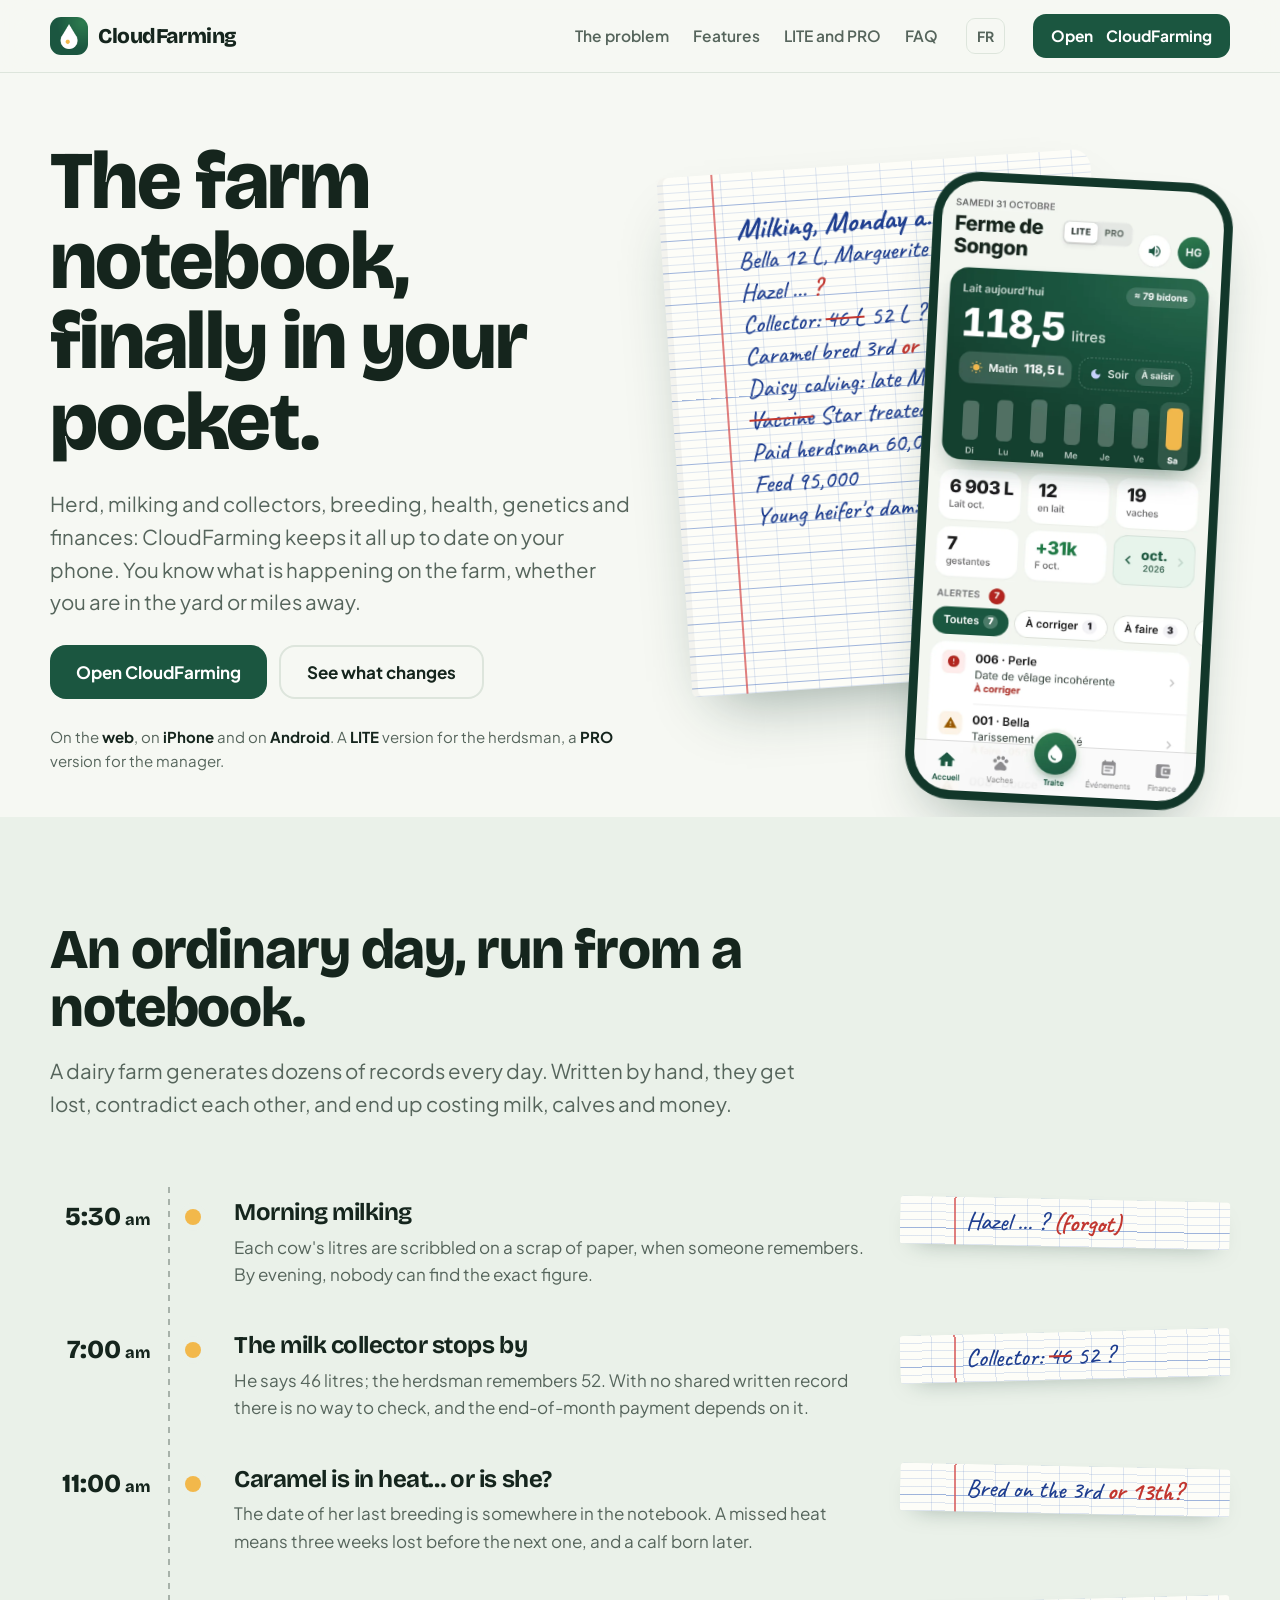
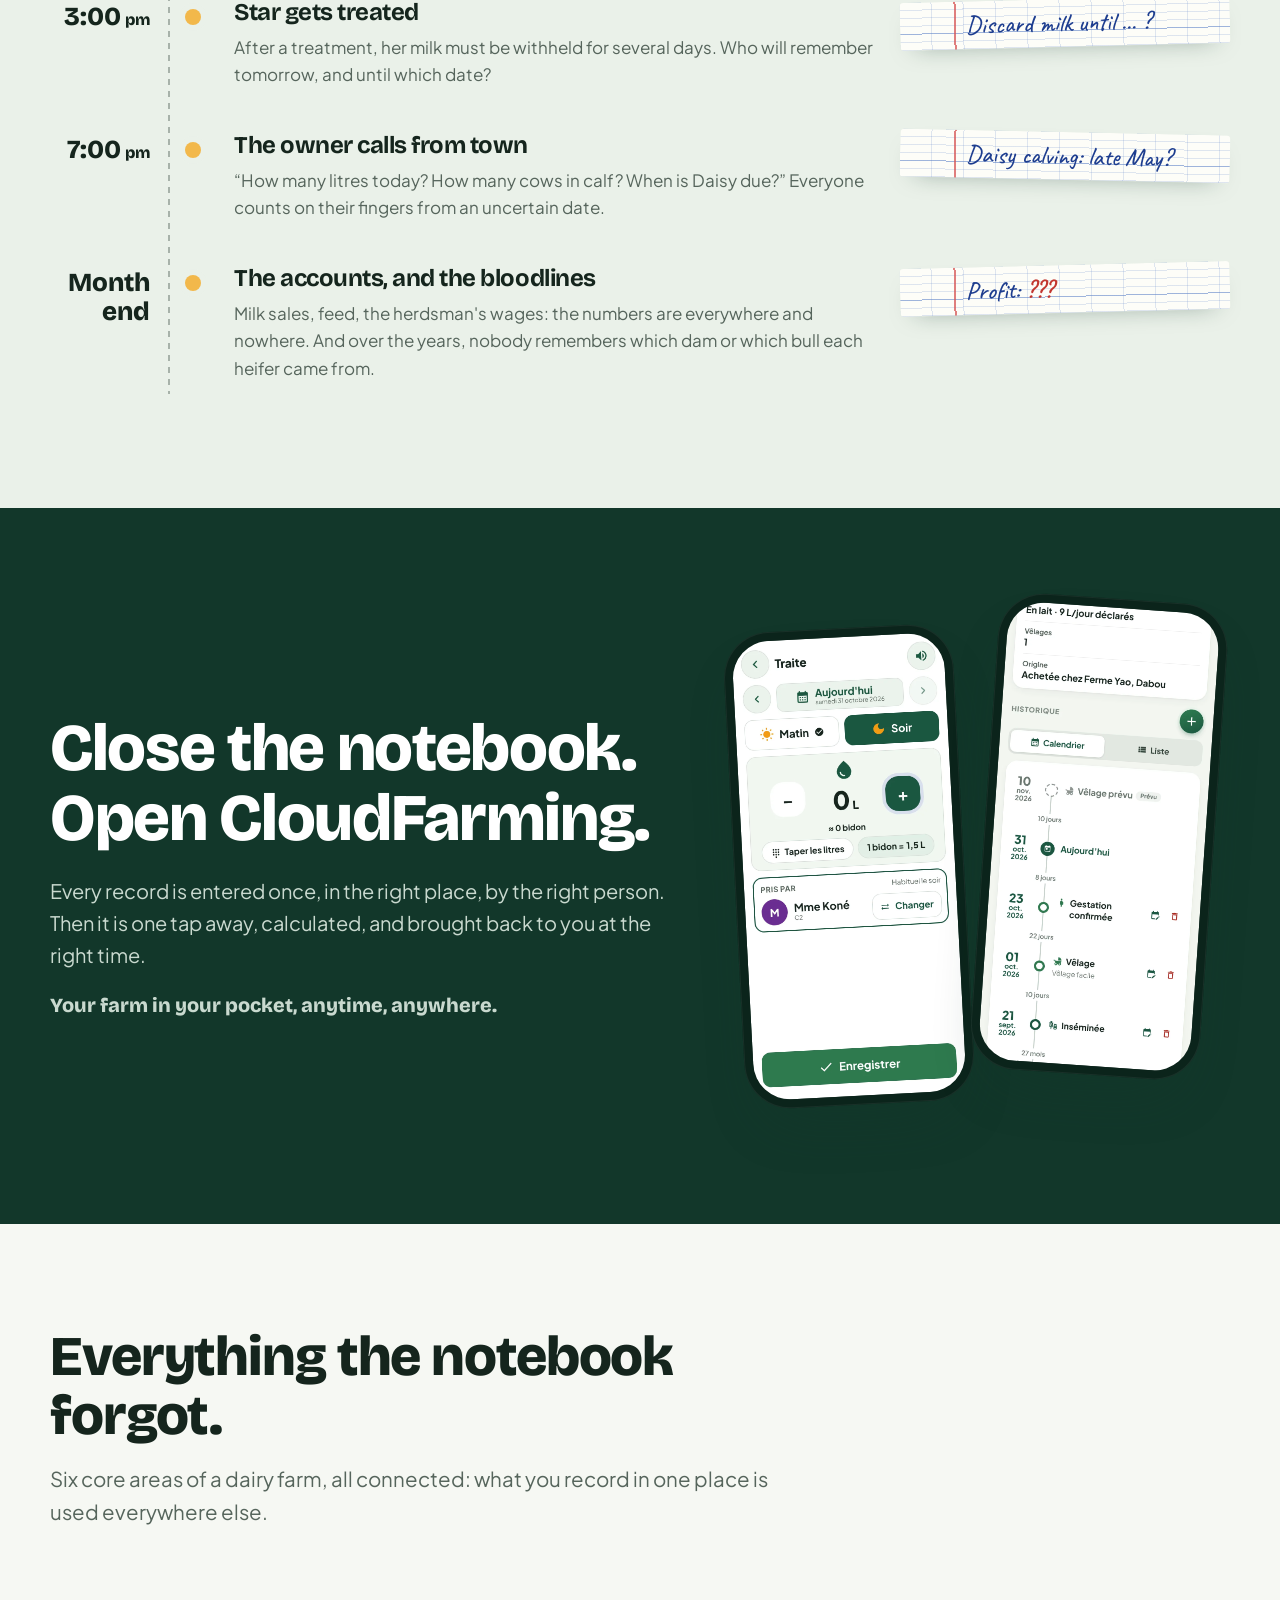
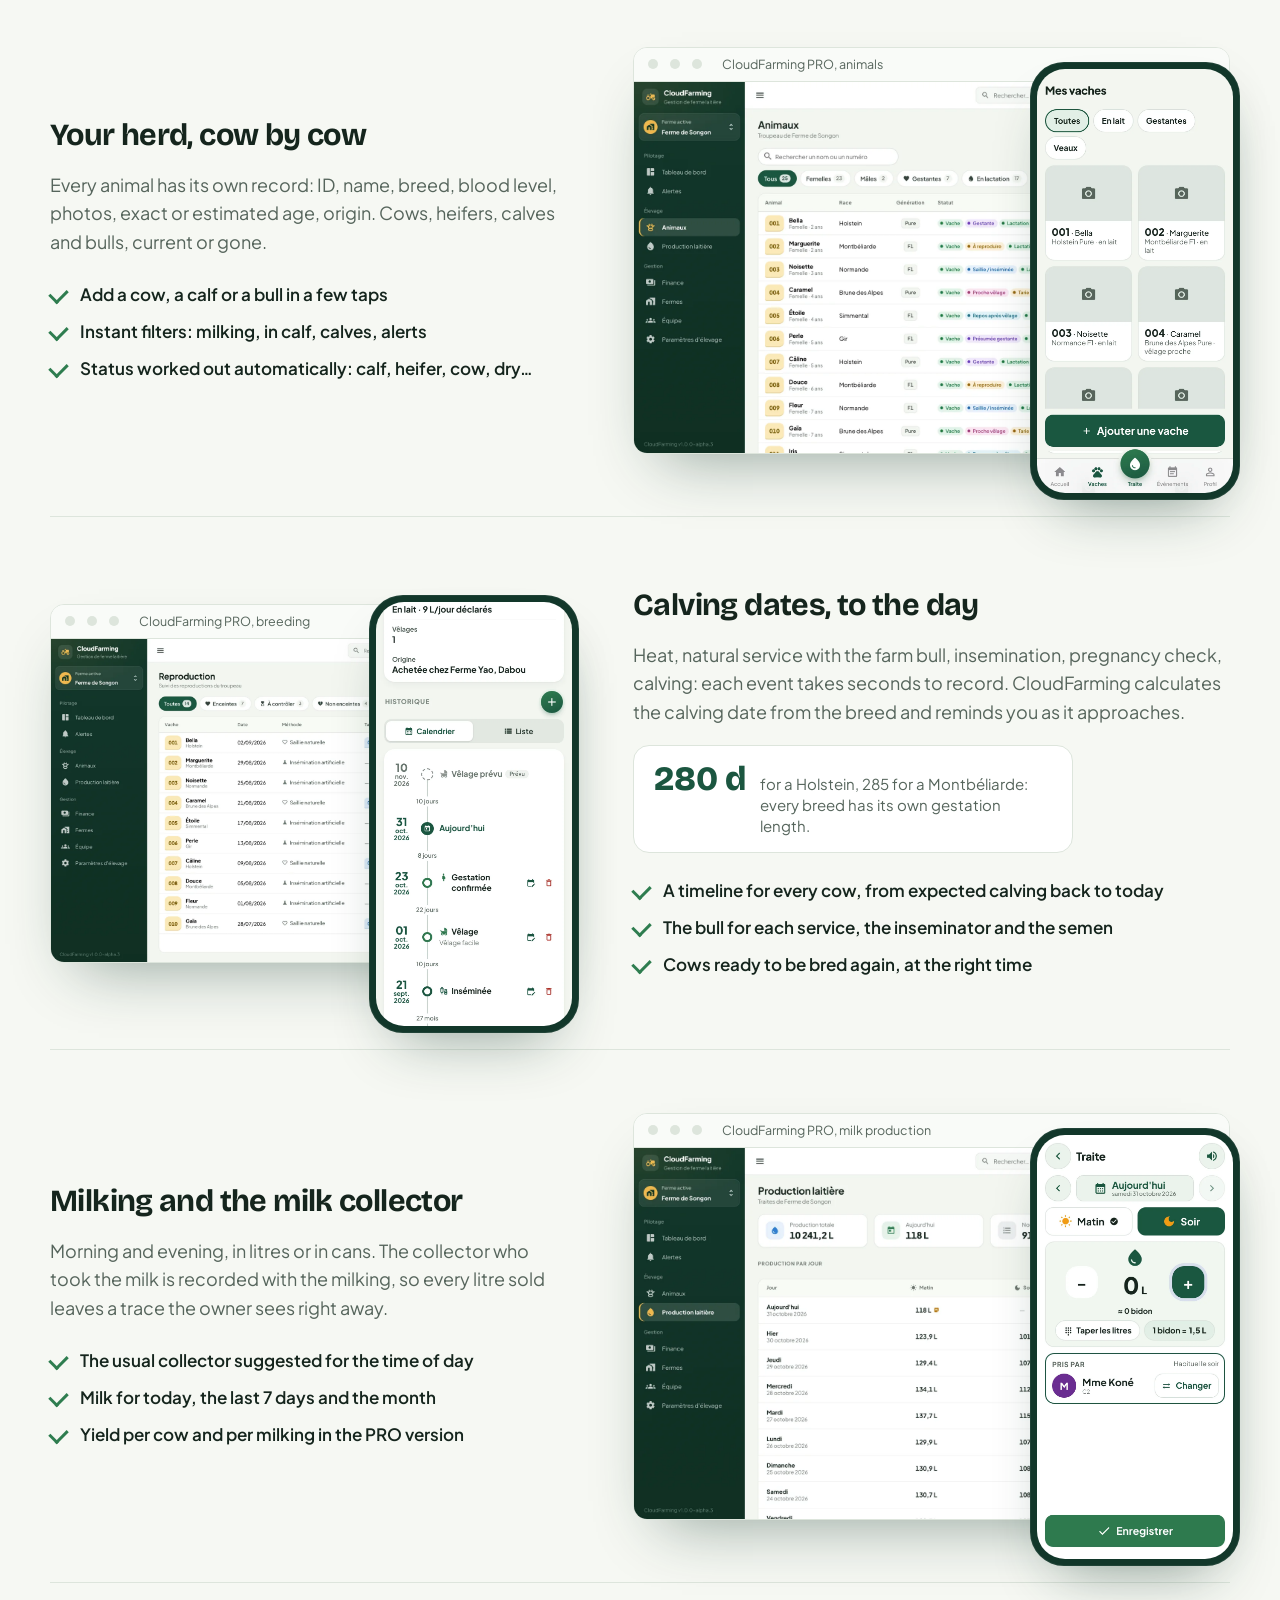
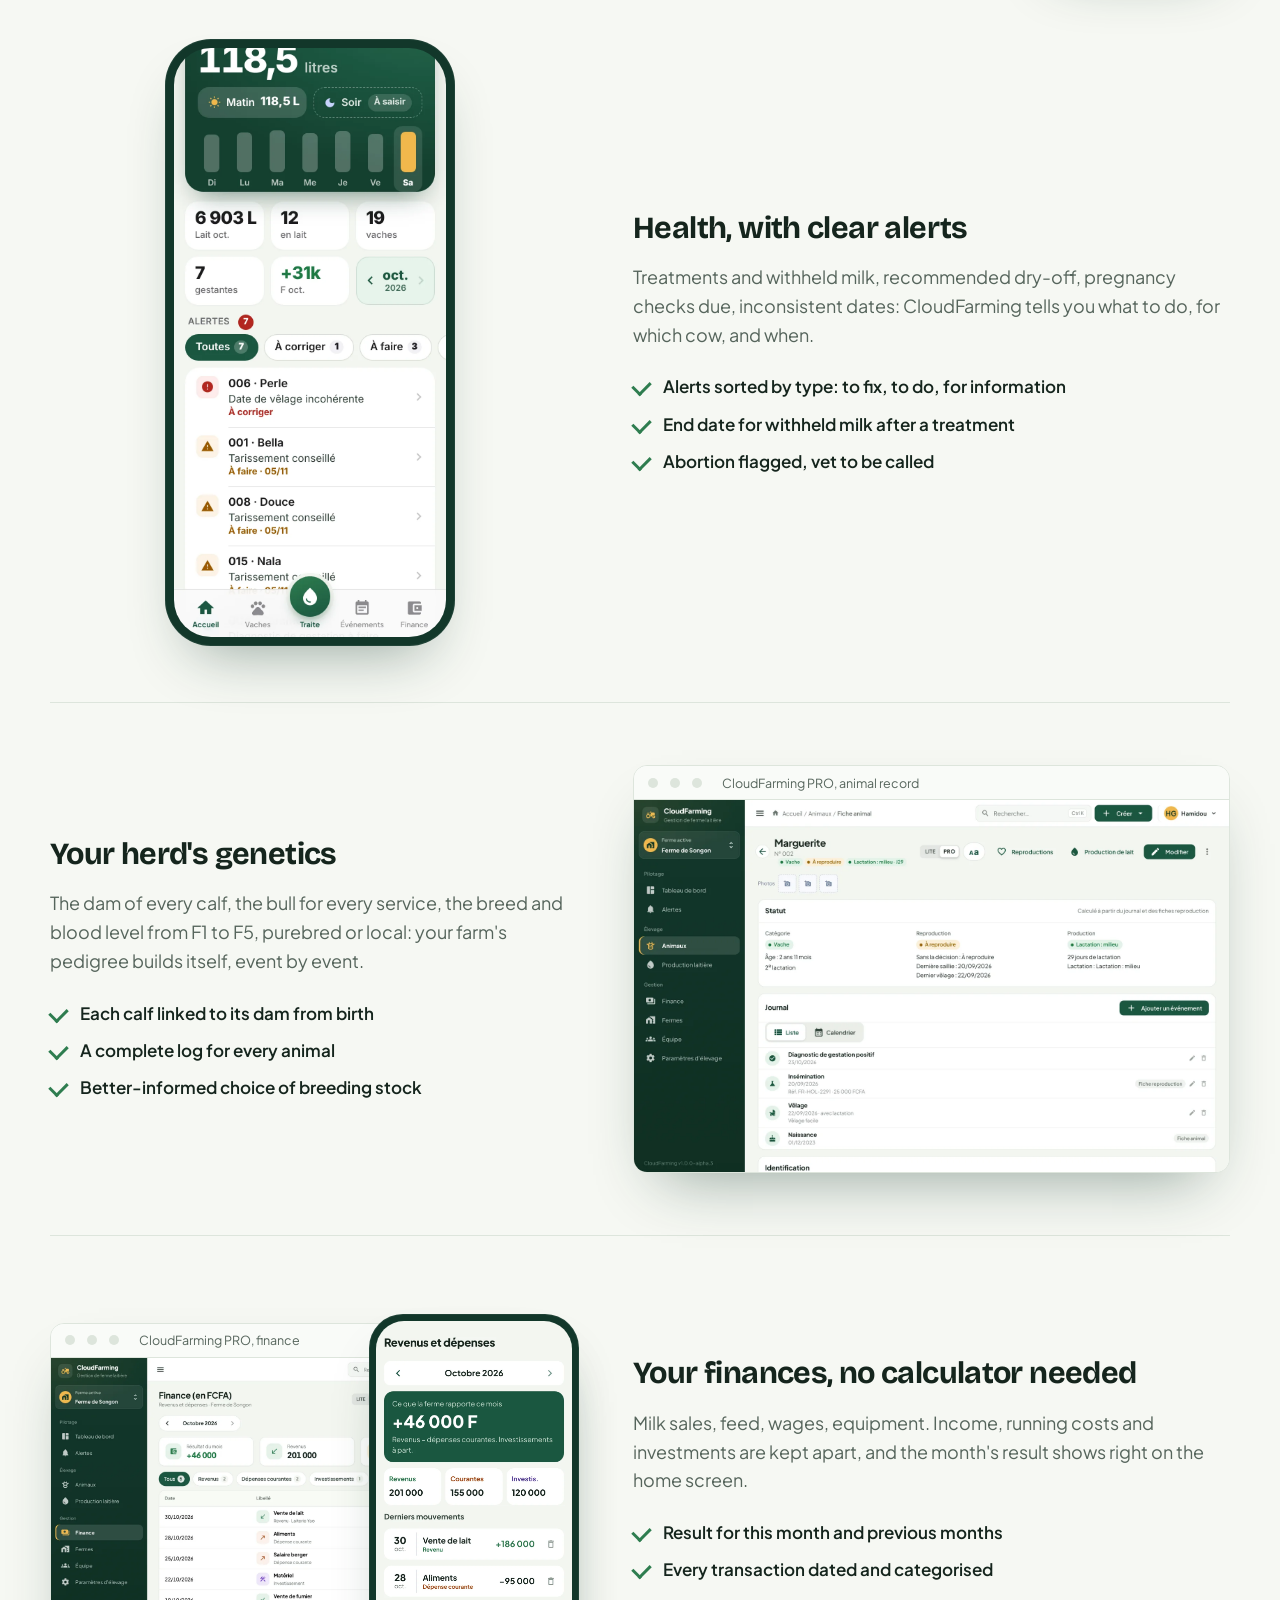
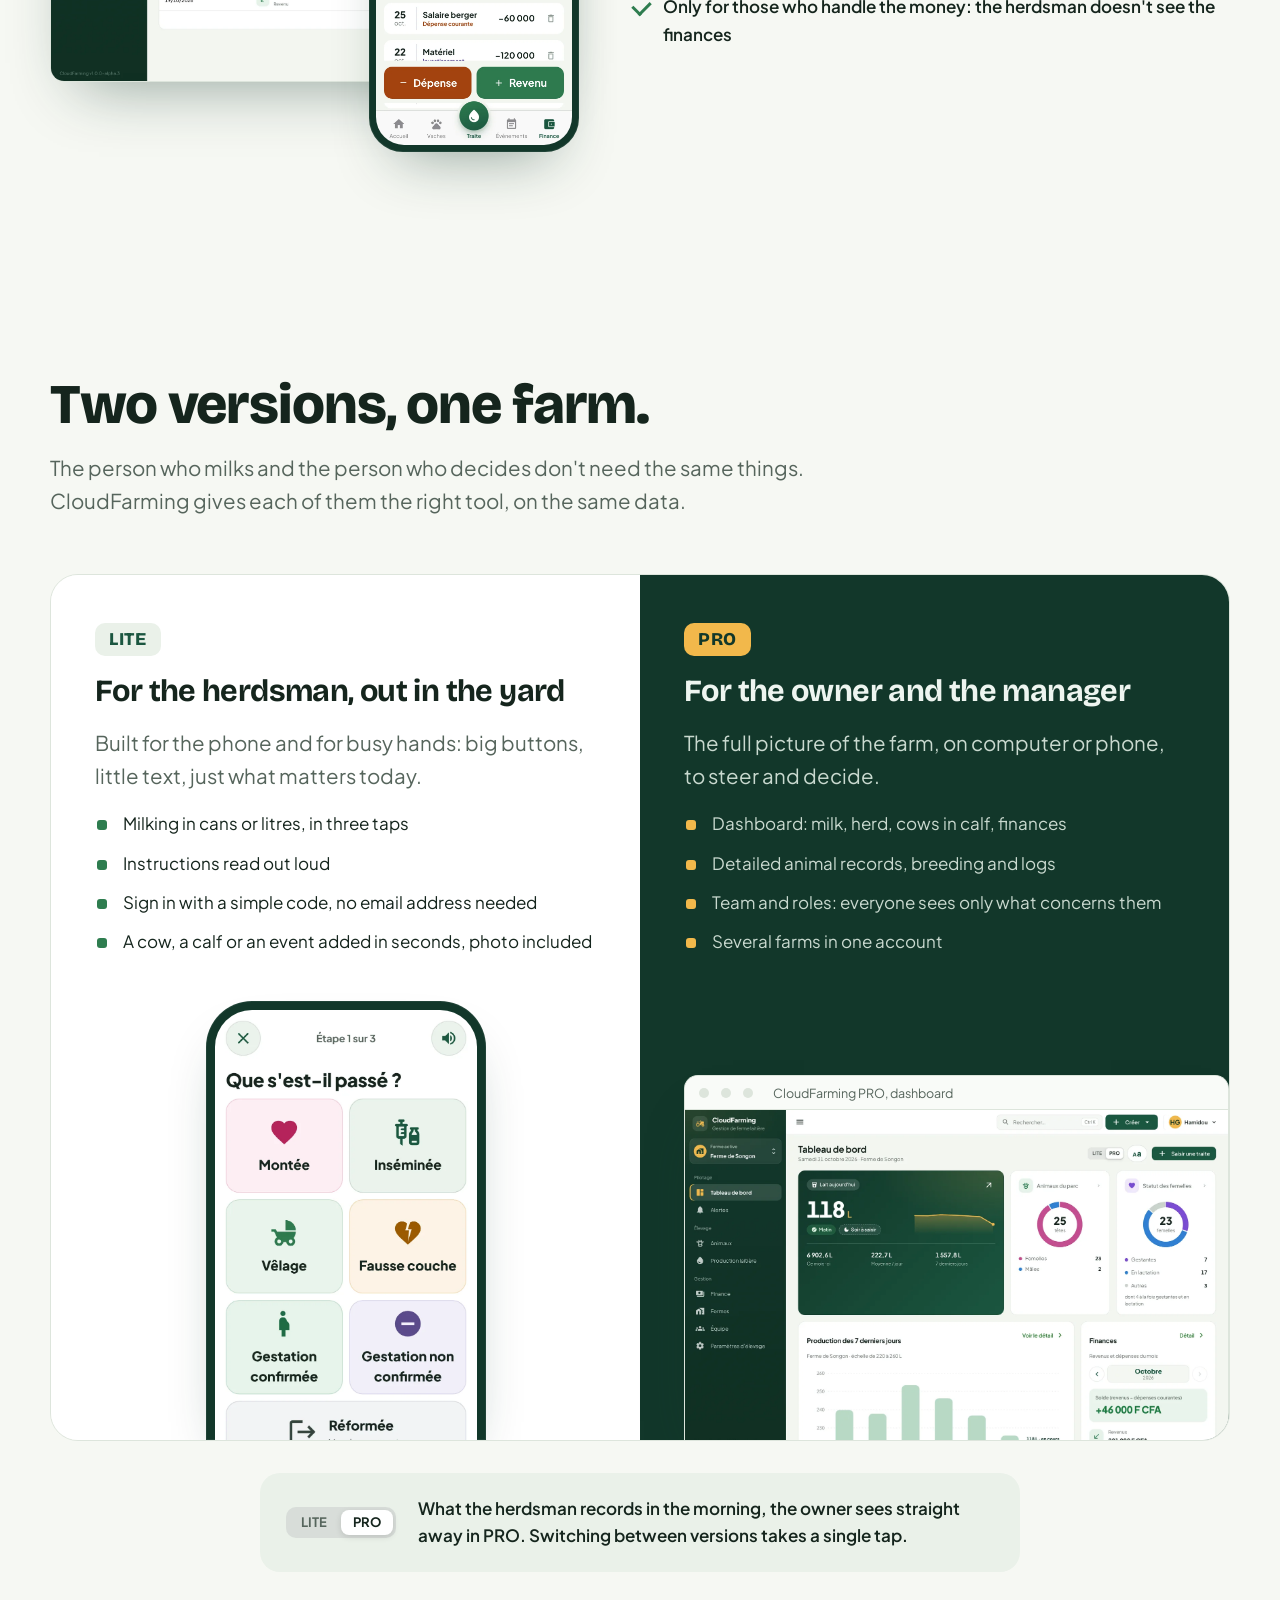
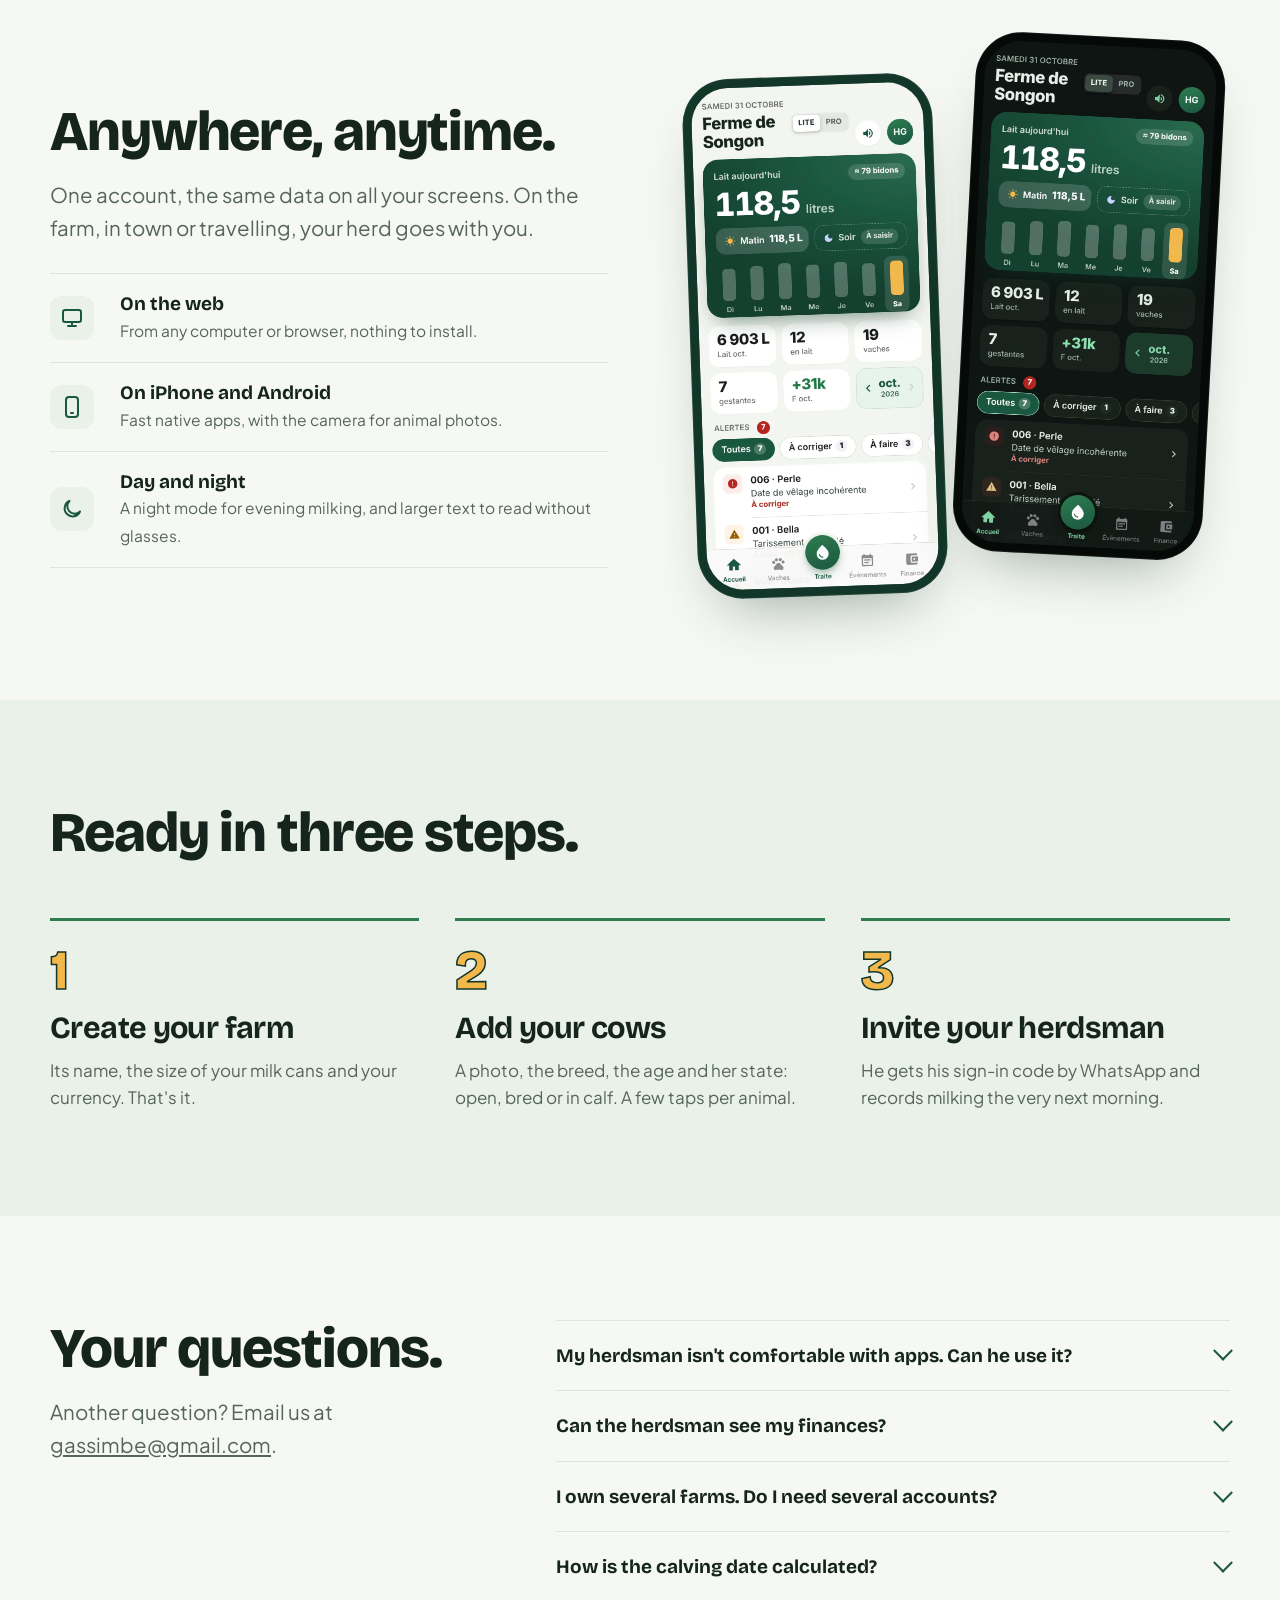
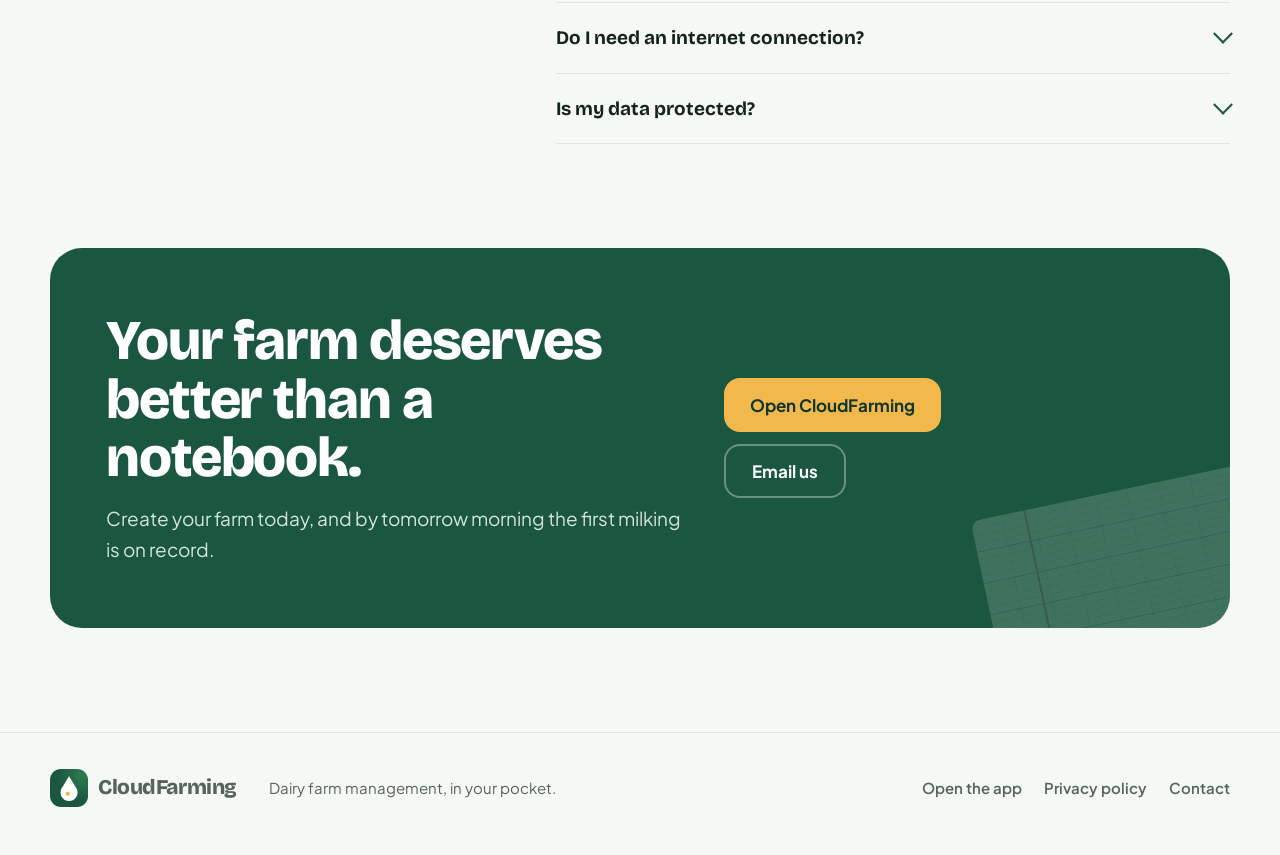
<file: presentation/en.html>
<!doctype html>
<html lang="en">
<head>
<meta charset="utf-8">
<meta name="viewport" content="width=device-width, initial-scale=1">
<title>CloudFarming: your dairy farm in your pocket</title>
<meta name="description" content="CloudFarming replaces the farm notebook: herd, milking and milk collectors, breeding and expected calving dates, health, genetics and finances. On the web, iPhone and Android, with a LITE version for the herdsman and a PRO version for the manager.">
<meta name="theme-color" content="#1b5640">
<meta property="og:type" content="website">
<meta property="og:site_name" content="CloudFarming">
<meta property="og:title" content="CloudFarming: your dairy farm in your pocket">
<meta property="og:description" content="The farm notebook, finally in your pocket. Herd, milking, breeding, health, genetics and finances, anytime, anywhere.">
<meta property="og:image" content="images/partage.png">
<meta property="og:locale" content="en_US">
<link rel="alternate" hreflang="fr" href="index.html">
<link rel="alternate" hreflang="en" href="en.html">
<link rel="icon" type="image/png" href="images/icone.png">
<link rel="apple-touch-icon" href="images/icone.png">
<link rel="stylesheet" href="site.css">
</head>
<body>

<header class="nav">
  <div class="contenu">
    <a class="logo" href="#haut" aria-label="CloudFarming, back to top"><img src="images/icone.png" alt="">CloudFarming</a>
    <nav class="nav__liens" aria-label="Sections">
      <a href="#journee">The problem</a>
      <a href="#fonctions">Features</a>
      <a href="#versions">LITE and PRO</a>
      <a href="#questions">FAQ</a>
    </nav>
    <a class="nav__langue" href="index.html" hreflang="fr" lang="fr" aria-label="Version française">FR</a>
    <a class="bouton bouton--plein" href="https://13.50.246.248/">Open<span class="nav__long">&nbsp;CloudFarming</span></a>
  </div>
</header>

<main id="haut">

  <!-- ============ Accroche ============ -->
  <div class="accroche">
    <div class="contenu">
      <div class="accroche__texte">
        <h1>The farm notebook, finally in your pocket.</h1>
        <p class="chapeau">
          Herd, milking and collectors, breeding, health, genetics and finances:
          CloudFarming keeps it all up to date on your phone. You know what is happening
          on the farm, whether you are in the yard or miles away.
        </p>
        <div class="accroche__actions">
          <a class="bouton bouton--plein" href="https://13.50.246.248/">Open CloudFarming</a>
          <a class="bouton bouton--trait" href="#journee">See what changes</a>
        </div>
        <p class="accroche__plateformes">On the <b>web</b>, on <b>iPhone</b> and on <b>Android</b>. A <b>LITE</b> version for the herdsman, a <b>PRO</b> version for the manager.</p>
      </div>

      <div class="scene" aria-hidden="true">
        <div class="cahier seyes">
          <div class="ecrit">
            <p class="cahier__titre">Milking, Monday a.m.</p>
            <p>Bella 12 L, Marguerite 9 L</p>
            <p>Hazel … <span class="rouge">?</span></p>
            <p>Collector: <s>46 L</s> 52 L ?</p>
            <p>Caramel bred 3rd <span class="rouge">or 13th?</span></p>
            <p>Daisy calving: late May?</p>
            <p><s>Vaccine</s> Star treated, no milk till …</p>
            <p>Paid herdsman 60,000 <span class="rouge">(owed?)</span></p>
            <p>Feed 95,000</p>
            <p>Young heifer's dam: ???</p>
          </div>
        </div>
        <div class="telephone"><img src="images/lite-accueil.webp" width="780" height="1688" alt=""></div>
      </div>
    </div>
  </div>

  <!-- ============ Une journée avec un cahier ============ -->
  <section class="journee" id="journee">
    <div class="contenu">
      <div class="titre-section">
        <h2>An ordinary day, run from a notebook.</h2>
        <p class="chapeau">
          A dairy farm generates dozens of records every day. Written by hand, they get lost,
          contradict each other, and end up costing milk, calves and money.
        </p>
      </div>

      <ol class="frise">
        <li class="moment">
          <span class="moment__heure">5:30<span class="moment__ampm">&nbsp;am</span></span>
          <span class="moment__point"></span>
          <div class="moment__texte">
            <h3>Morning milking</h3>
            <p>Each cow's litres are scribbled on a scrap of paper, when someone remembers. By evening, nobody can find the exact figure.</p>
          </div>
          <div class="moment__note seyes ecrit" aria-hidden="true">Hazel … ? <span class="rouge">(forgot)</span></div>
        </li>
        <li class="moment">
          <span class="moment__heure">7:00<span class="moment__ampm">&nbsp;am</span></span>
          <span class="moment__point"></span>
          <div class="moment__texte">
            <h3>The milk collector stops by</h3>
            <p>He says 46 litres; the herdsman remembers 52. With no shared written record there is no way to check, and the end-of-month payment depends on it.</p>
          </div>
          <div class="moment__note seyes ecrit" aria-hidden="true">Collector: <s>46</s> 52 ?</div>
        </li>
        <li class="moment">
          <span class="moment__heure">11:00<span class="moment__ampm">&nbsp;am</span></span>
          <span class="moment__point"></span>
          <div class="moment__texte">
            <h3>Caramel is in heat… or is she?</h3>
            <p>The date of her last breeding is somewhere in the notebook. A missed heat means three weeks lost before the next one, and a calf born later.</p>
          </div>
          <div class="moment__note seyes ecrit" aria-hidden="true">Bred on the 3rd <span class="rouge">or 13th?</span></div>
        </li>
        <li class="moment">
          <span class="moment__heure">3:00<span class="moment__ampm">&nbsp;pm</span></span>
          <span class="moment__point"></span>
          <div class="moment__texte">
            <h3>Star gets treated</h3>
            <p>After a treatment, her milk must be withheld for several days. Who will remember tomorrow, and until which date?</p>
          </div>
          <div class="moment__note seyes ecrit" aria-hidden="true">Discard milk until … ?</div>
        </li>
        <li class="moment">
          <span class="moment__heure">7:00<span class="moment__ampm">&nbsp;pm</span></span>
          <span class="moment__point"></span>
          <div class="moment__texte">
            <h3>The owner calls from town</h3>
            <p>“How many litres today? How many cows in calf? When is Daisy due?” Everyone counts on their fingers from an uncertain date.</p>
          </div>
          <div class="moment__note seyes ecrit" aria-hidden="true">Daisy calving: late May?</div>
        </li>
        <li class="moment">
          <span class="moment__heure">Month end</span>
          <span class="moment__point"></span>
          <div class="moment__texte">
            <h3>The accounts, and the bloodlines</h3>
            <p>Milk sales, feed, the herdsman's wages: the numbers are everywhere and nowhere. And over the years, nobody remembers which dam or which bull each heifer came from.</p>
          </div>
          <div class="moment__note seyes ecrit" aria-hidden="true">Profit: <span class="rouge">???</span></div>
        </li>
      </ol>
    </div>
  </section>

  <!-- ============ Bascule ============ -->
  <div class="bascule">
    <div class="contenu">
      <div>
        <h2>Close the notebook.<br>Open CloudFarming.</h2>
        <p>
          Every record is entered once, in the right place, by the right person.
          Then it is one tap away, calculated, and brought back to you at the right time.
        </p>
        <p class="bascule__phrase">Your farm in your pocket, anytime, anywhere.</p>
      </div>
      <div class="bascule__mains" aria-hidden="true">
        <div class="telephone"><img src="images/lite-traite.webp" width="780" height="1688" alt="" loading="lazy"></div>
        <div class="telephone"><img src="images/lite-vache-frise.webp" width="780" height="1688" alt="" loading="lazy"></div>
      </div>
    </div>
  </div>

  <!-- ============ Fonctionnalités ============ -->
  <section id="fonctions">
    <div class="contenu">
      <div class="titre-section">
        <h2>Everything the notebook forgot.</h2>
        <p class="chapeau">Six core areas of a dairy farm, all connected: what you record in one place is used everywhere else.</p>
      </div>

      <article class="fonction">
        <div class="fonction__texte">
          <h3>Your herd, cow by cow</h3>
          <p>Every animal has its own record: ID, name, breed, blood level, photos, exact or estimated age, origin. Cows, heifers, calves and bulls, current or gone.</p>
          <ul class="fonction__liste">
            <li>Add a cow, a calf or a bull in a few taps</li>
            <li>Instant filters: milking, in calf, calves, alerts</li>
            <li>Status worked out automatically: calf, heifer, cow, dry…</li>
          </ul>
        </div>
        <div class="fonction__visuel">
          <div class="ecran">
            <div class="ecran__barre"><i></i><i></i><i></i><span>CloudFarming PRO, animals</span></div>
            <img src="images/pro-animaux.webp" width="1600" height="1000" alt="Animal list in CloudFarming PRO, with breed, generation and status" loading="lazy">
          </div>
          <div class="telephone"><img src="images/lite-vaches.webp" width="780" height="1688" alt="“My cows” list in CloudFarming LITE" loading="lazy"></div>
        </div>
      </article>

      <article class="fonction">
        <div class="fonction__texte">
          <h3>Calving dates, to the day</h3>
          <p>Heat, natural service with the farm bull, insemination, pregnancy check, calving: each event takes seconds to record. CloudFarming calculates the calving date from the breed and reminds you as it approaches.</p>
          <div class="chiffre-cle"><b>280 d</b><span>for a Holstein, 285 for a Montbéliarde: every breed has its own gestation length.</span></div>
          <ul class="fonction__liste">
            <li>A timeline for every cow, from expected calving back to today</li>
            <li>The bull for each service, the inseminator and the semen</li>
            <li>Cows ready to be bred again, at the right time</li>
          </ul>
        </div>
        <div class="fonction__visuel">
          <div class="ecran">
            <div class="ecran__barre"><i></i><i></i><i></i><span>CloudFarming PRO, breeding</span></div>
            <img src="images/pro-reproductions.webp" width="1600" height="1000" alt="Breeding records with method, bull, pregnancy and expected calving" loading="lazy">
          </div>
          <div class="telephone"><img src="images/lite-vache-frise.webp" width="780" height="1688" alt="A cow's timeline with expected calving, confirmed pregnancy, calving and insemination" loading="lazy"></div>
        </div>
      </article>

      <article class="fonction">
        <div class="fonction__texte">
          <h3>Milking and the milk collector</h3>
          <p>Morning and evening, in litres or in cans. The collector who took the milk is recorded with the milking, so every litre sold leaves a trace the owner sees right away.</p>
          <ul class="fonction__liste">
            <li>The usual collector suggested for the time of day</li>
            <li>Milk for today, the last 7 days and the month</li>
            <li>Yield per cow and per milking in the PRO version</li>
          </ul>
        </div>
        <div class="fonction__visuel">
          <div class="ecran">
            <div class="ecran__barre"><i></i><i></i><i></i><span>CloudFarming PRO, milk production</span></div>
            <img src="images/pro-lait.webp" width="1600" height="1000" alt="Daily milk production, morning and evening" loading="lazy">
          </div>
          <div class="telephone"><img src="images/lite-traite.webp" width="780" height="1688" alt="Entering the evening milking with the collector" loading="lazy"></div>
        </div>
      </article>

      <article class="fonction">
        <div class="fonction__texte">
          <h3>Health, with clear alerts</h3>
          <p>Treatments and withheld milk, recommended dry-off, pregnancy checks due, inconsistent dates: CloudFarming tells you what to do, for which cow, and when.</p>
          <ul class="fonction__liste">
            <li>Alerts sorted by type: to fix, to do, for information</li>
            <li>End date for withheld milk after a treatment</li>
            <li>Abortion flagged, vet to be called</li>
          </ul>
        </div>
        <div class="fonction__visuel">
          <div class="telephone"><img src="images/lite-alertes.webp" width="780" height="1688" alt="Alerts section on the LITE home screen" loading="lazy"></div>
        </div>
      </article>

      <article class="fonction">
        <div class="fonction__texte">
          <h3>Your herd's genetics</h3>
          <p>The dam of every calf, the bull for every service, the breed and blood level from F1 to F5, purebred or local: your farm's pedigree builds itself, event by event.</p>
          <ul class="fonction__liste">
            <li>Each calf linked to its dam from birth</li>
            <li>A complete log for every animal</li>
            <li>Better-informed choice of breeding stock</li>
          </ul>
        </div>
        <div class="fonction__visuel">
          <div class="ecran">
            <div class="ecran__barre"><i></i><i></i><i></i><span>CloudFarming PRO, animal record</span></div>
            <img src="images/pro-animal.webp" width="1600" height="1000" alt="A cow's record with status, breeding and event log" loading="lazy">
          </div>
        </div>
      </article>

      <article class="fonction">
        <div class="fonction__texte">
          <h3>Your finances, no calculator needed</h3>
          <p>Milk sales, feed, wages, equipment. Income, running costs and investments are kept apart, and the month's result shows right on the home screen.</p>
          <ul class="fonction__liste">
            <li>Result for this month and previous months</li>
            <li>Every transaction dated and categorised</li>
            <li>Only for those who handle the money: the herdsman doesn't see the finances</li>
          </ul>
        </div>
        <div class="fonction__visuel">
          <div class="ecran">
            <div class="ecran__barre"><i></i><i></i><i></i><span>CloudFarming PRO, finance</span></div>
            <img src="images/pro-argent.webp" width="1600" height="1000" alt="Finances: monthly result, income, running costs and investments" loading="lazy">
          </div>
          <div class="telephone"><img src="images/lite-argent.webp" width="780" height="1688" alt="Income and expenses in CloudFarming LITE" loading="lazy"></div>
        </div>
      </article>
    </div>
  </section>

  <!-- ============ LITE et PRO ============ -->
  <section class="versions" id="versions">
    <div class="contenu">
      <div class="titre-section">
        <h2>Two versions, one farm.</h2>
        <p class="chapeau">The person who milks and the person who decides don't need the same things. CloudFarming gives each of them the right tool, on the same data.</p>
      </div>

      <div class="duo">
        <div class="duo__cote duo__cote--lite">
          <span class="duo__nom">LITE</span>
          <h3>For the herdsman, out in the yard</h3>
          <p class="chapeau">Built for the phone and for busy hands: big buttons, little text, just what matters today.</p>
          <ul>
            <li>Milking in cans or litres, in three taps</li>
            <li>Instructions read out loud</li>
            <li>Sign in with a simple code, no email address needed</li>
            <li>A cow, a calf or an event added in seconds, photo included</li>
          </ul>
          <div class="duo__visuel">
            <div class="telephone"><img src="images/lite-evenements.webp" width="780" height="1688" alt="Choosing an event in CloudFarming LITE" loading="lazy"></div>
          </div>
        </div>
        <div class="duo__cote duo__cote--pro">
          <span class="duo__nom">PRO</span>
          <h3>For the owner and the manager</h3>
          <p class="chapeau">The full picture of the farm, on computer or phone, to steer and decide.</p>
          <ul>
            <li>Dashboard: milk, herd, cows in calf, finances</li>
            <li>Detailed animal records, breeding and logs</li>
            <li>Team and roles: everyone sees only what concerns them</li>
            <li>Several farms in one account</li>
          </ul>
          <div class="duo__visuel">
            <div class="ecran">
              <div class="ecran__barre"><i></i><i></i><i></i><span>CloudFarming PRO, dashboard</span></div>
              <img src="images/pro-dashboard.webp" width="1600" height="1000" alt="CloudFarming PRO dashboard" loading="lazy">
            </div>
          </div>
        </div>
      </div>

      <div class="lien-donnees">
        <span class="lien-donnees__bascule" aria-hidden="true"><span>LITE</span><span>PRO</span></span>
        <p>What the herdsman records in the morning, the owner sees straight away in PRO. Switching between versions takes a single tap.</p>
      </div>
    </div>
  </section>

  <!-- ============ Partout ============ -->
  <section class="partout">
    <div class="contenu">
      <div>
        <h2>Anywhere, anytime.</h2>
        <p class="chapeau" style="margin-top: 18px">One account, the same data on all your screens. On the farm, in town or travelling, your herd goes with you.</p>
        <ul class="supports">
          <li>
            <svg viewBox="0 0 24 24" fill="none" stroke="currentColor" stroke-width="2" stroke-linecap="round" stroke-linejoin="round" aria-hidden="true"><rect x="3" y="4" width="18" height="12" rx="2"/><path d="M8 20h8M12 16v4"/></svg>
            <div><b>On the web</b><span>From any computer or browser, nothing to install.</span></div>
          </li>
          <li>
            <svg viewBox="0 0 24 24" fill="none" stroke="currentColor" stroke-width="2" stroke-linecap="round" stroke-linejoin="round" aria-hidden="true"><rect x="6" y="2" width="12" height="20" rx="3"/><path d="M11 18h2"/></svg>
            <div><b>On iPhone and Android</b><span>Fast native apps, with the camera for animal photos.</span></div>
          </li>
          <li>
            <svg viewBox="0 0 24 24" fill="none" stroke="currentColor" stroke-width="2" stroke-linecap="round" stroke-linejoin="round" aria-hidden="true"><path d="M20 14.5A8 8 0 1 1 9.5 4a6.5 6.5 0 0 0 10.5 10.5z"/></svg>
            <div><b>Day and night</b><span>A night mode for evening milking, and larger text to read without glasses.</span></div>
          </li>
        </ul>
      </div>
      <div class="partout__visuel" aria-hidden="true">
        <div class="telephone"><img src="images/lite-accueil.webp" width="780" height="1688" alt="" loading="lazy"></div>
        <div class="telephone telephone--nuit"><img src="images/lite-accueil-nuit.webp" width="780" height="1688" alt="" loading="lazy"></div>
      </div>
    </div>
  </section>

  <!-- ============ Démarrer ============ -->
  <section class="demarrer">
    <div class="contenu">
      <div class="titre-section">
        <h2>Ready in three steps.</h2>
      </div>
      <ol class="etapes">
        <li class="etape">
          <h3>Create your farm</h3>
          <p>Its name, the size of your milk cans and your currency. That's it.</p>
        </li>
        <li class="etape">
          <h3>Add your cows</h3>
          <p>A photo, the breed, the age and her state: open, bred or in calf. A few taps per animal.</p>
        </li>
        <li class="etape">
          <h3>Invite your herdsman</h3>
          <p>He gets his sign-in code by WhatsApp and records milking the very next morning.</p>
        </li>
      </ol>
    </div>
  </section>

  <!-- ============ Questions ============ -->
  <section class="questions" id="questions">
    <div class="contenu">
      <div class="titre-section" style="margin-bottom: 0">
        <h2>Your questions.</h2>
        <p class="chapeau">Another question? Email us at <a href="mailto:gassimbe@gmail.com">gassimbe@gmail.com</a>.</p>
      </div>
      <div>
        <details>
          <summary>My herdsman isn't comfortable with apps. Can he use it?</summary>
          <p>Yes, that is what the LITE version is for: big buttons and pictures, milking counted in cans, instructions read out loud, and sign-in with a simple code, with no email address or complicated password.</p>
        </details>
        <details>
          <summary>Can the herdsman see my finances?</summary>
          <p>No, unless you decide so. Every team member has a role (owner, manager, employee, vet) that sets what they can see and change.</p>
        </details>
        <details>
          <summary>I own several farms. Do I need several accounts?</summary>
          <p>No. One account handles several farms, and you switch between them in a single tap.</p>
        </details>
        <details>
          <summary>How is the calving date calculated?</summary>
          <p>From the last natural service or insemination, plus the gestation length for the cow's breed: 280 days for a Holstein, 285 for a Montbéliarde, Normande or Simmental, 290 for a Brown Swiss.</p>
        </details>
        <details>
          <summary>Do I need an internet connection?</summary>
          <p>Yes: your data is stored online, so the owner sees right away what the herdsman entered, and nothing is lost if a phone is broken or stolen.</p>
        </details>
        <details>
          <summary>Is my data protected?</summary>
          <p>Traffic is encrypted, passwords are never stored in plain text, and access is restricted by account and by role. Your data is never sold or used for advertising. Details are in our <a href="../confidentialite.html" hreflang="fr">privacy policy</a> (in French).</p>
        </details>
      </div>
    </div>
  </section>

  <!-- ============ Appel final ============ -->
  <div class="final">
    <div class="contenu">
      <div class="final__bloc">
        <div class="final__cahier seyes" aria-hidden="true"></div>
        <div>
          <h2>Your farm deserves better than a notebook.</h2>
          <p>Create your farm today, and by tomorrow morning the first milking is on record.</p>
        </div>
        <div class="final__actions">
          <a class="bouton bouton--beurre" href="https://13.50.246.248/">Open CloudFarming</a>
          <a class="bouton bouton--trait" href="mailto:gassimbe@gmail.com?subject=CloudFarming">Email us</a>
        </div>
      </div>
    </div>
  </div>
</main>

<footer>
  <div class="contenu">
    <a class="logo" href="#haut"><img src="images/icone.png" alt="">CloudFarming</a>
    <span>Dairy farm management, in your pocket.</span>
    <nav aria-label="Useful links">
      <a href="https://13.50.246.248/">Open the app</a>
      <a href="../confidentialite.html" hreflang="fr">Privacy policy</a>
      <a href="mailto:gassimbe@gmail.com">Contact</a>
    </nav>
  </div>
</footer>

</body>
</html>
</file>
<file: presentation/site.css>
/* Polices hébergées avec le site (licence SIL Open Font License) : aucun appel à un service tiers */
  @font-face { font-family: "Bricolage Grotesque"; src: url("fonts/bricolage-grotesque.woff2") format("woff2"); font-weight: 200 800; font-display: swap; }
  @font-face { font-family: "Caveat"; src: url("fonts/caveat-500.woff2") format("woff2"); font-weight: 500; font-display: swap; }
  @font-face { font-family: "Caveat"; src: url("fonts/caveat-700.woff2") format("woff2"); font-weight: 700; font-display: swap; }
  @font-face { font-family: "Plus Jakarta Sans"; src: url("fonts/plus-jakarta-sans-400.woff2") format("woff2"); font-weight: 400; font-display: swap; }
  @font-face { font-family: "Plus Jakarta Sans"; src: url("fonts/plus-jakarta-sans-500.woff2") format("woff2"); font-weight: 500; font-display: swap; }
  @font-face { font-family: "Plus Jakarta Sans"; src: url("fonts/plus-jakarta-sans-600.woff2") format("woff2"); font-weight: 600; font-display: swap; }
  @font-face { font-family: "Plus Jakarta Sans"; src: url("fonts/plus-jakarta-sans-700.woff2") format("woff2"); font-weight: 700; font-display: swap; }

  /* ============ Jetons ============ */
  :root {
    --lait: #f6f8f3;
    --lait-2: #eaf1e9;
    --surface: #ffffff;
    --foret: #12372a;
    --pre: #1b5640;
    --pre-clair: #2e7d4f;
    --beurre: #f2b84b;
    --encre: #15251d;
    --gris: #56655c;
    --ligne: #dde5dc;
    --seyes: rgba(96, 132, 200, 0.5);
    --seyes-fin: rgba(96, 132, 200, 0.2);
    --marge: rgba(214, 84, 84, 0.75);
    --stylo: #1d3d8f;
    --rouge: #c2362f;
    --papier: #fdfdf8;
    --ombre: 0 30px 60px -28px rgba(18, 55, 42, 0.45);
    --display: "Bricolage Grotesque", "Plus Jakarta Sans", system-ui, sans-serif;
    --texte: "Plus Jakarta Sans", system-ui, -apple-system, "Segoe UI", sans-serif;
    --main: "Caveat", "Bradley Hand", cursive;
    --largeur: 1180px;
  }
  @media (prefers-color-scheme: dark) {
    :root {
      --lait: #0e1512;
      --lait-2: #142019;
      --surface: #18211c;
      --encre: #e8efea;
      --gris: #9db0a5;
      --ligne: #26332c;
      --pre: #7fd3a2;
      --pre-clair: #6fd39a;
      --ombre: 0 30px 60px -28px rgba(0, 0, 0, 0.7);
    }
  }

  * { box-sizing: border-box; }
  html { scroll-behavior: smooth; }
  @media (prefers-reduced-motion: reduce) { html { scroll-behavior: auto; } }
  body {
    margin: 0;
    background: var(--lait);
    color: var(--encre);
    font: 400 17px/1.6 var(--texte);
    -webkit-font-smoothing: antialiased;
  }
  img { display: block; max-width: 100%; height: auto; }
  a { color: inherit; }
  :focus-visible { outline: 3px solid var(--beurre); outline-offset: 3px; border-radius: 6px; }

  .contenu { width: min(var(--largeur), 100% - 32px); margin-inline: auto; }

  h1, h2, h3 { font-family: var(--display); font-weight: 800; letter-spacing: -0.02em; margin: 0; }
  h1 { font-size: clamp(42px, 6.4vw, 84px); line-height: 0.98; }
  h2 { font-size: clamp(32px, 4.4vw, 56px); line-height: 1.04; }
  h3 { font-size: clamp(24px, 2.4vw, 32px); line-height: 1.12; font-weight: 700; }
  p { margin: 0; }
  .chapeau { font-size: clamp(18px, 1.6vw, 21px); color: var(--gris); max-width: 60ch; }

  /* ============ Boutons ============ */
  .bouton {
    display: inline-flex;
    align-items: center;
    justify-content: center;
    gap: 10px;
    min-height: 54px;
    padding: 0 26px;
    border-radius: 16px;
    font: 700 17px/1 var(--texte);
    text-decoration: none;
    transition: transform 0.15s ease, background-color 0.15s ease;
  }
  .bouton:active { transform: translateY(1px); }
  .bouton--plein { background: #1b5640; color: #fff; }
  .bouton--plein:hover { background: #12372a; }
  .bouton--beurre { background: var(--beurre); color: #12372a; }
  .bouton--beurre:hover { background: #f5c56a; }
  .bouton--trait { border: 2px solid var(--ligne); color: var(--encre); background: transparent; }
  .bouton--trait:hover { border-color: var(--pre); }

  /* ============ Navigation ============ */
  .nav {
    position: sticky;
    top: 0;
    z-index: 20;
    background: color-mix(in srgb, var(--lait) 86%, transparent);
    backdrop-filter: blur(14px);
    -webkit-backdrop-filter: blur(14px);
    border-bottom: 1px solid var(--ligne);
  }
  .nav .contenu { display: flex; align-items: center; gap: 28px; min-height: 72px; }
  .logo { display: flex; align-items: center; gap: 10px; text-decoration: none; font: 800 21px/1 var(--display); letter-spacing: -0.02em; }
  .logo img { width: 38px; height: 38px; border-radius: 11px; }
  .nav__liens { display: flex; gap: 24px; margin-left: auto; }
  .nav__liens a { text-decoration: none; font-weight: 600; font-size: 15.5px; color: var(--gris); }
  .nav__liens a:hover { color: var(--encre); }
  .nav .bouton { min-height: 44px; padding: 0 18px; font-size: 15.5px; border-radius: 13px; }
  @media (max-width: 860px) {
    .nav__liens { display: none; }
    .nav .bouton { margin-left: auto; }
  }
  .nav__langue { font-weight: 700; font-size: 14px; text-decoration: none; color: var(--gris); padding: 6px 10px; border: 1.5px solid var(--ligne); border-radius: 9px; }
  .nav__langue:hover { color: var(--encre); border-color: var(--pre); }
  @media (max-width: 860px) { .nav__langue { margin-left: auto; } .nav .bouton { margin-left: 0; } }
  @media (max-width: 420px) { .nav__long { display: none; } }

  /* ============ Le cahier (motif Seyès) ============ */
  .seyes {
    background-color: var(--papier);
    background-image:
      linear-gradient(90deg, transparent 54px, var(--marge) 54px, var(--marge) 56px, transparent 56px),
      repeating-linear-gradient(180deg, transparent 0 31px, var(--seyes) 31px 32px),
      repeating-linear-gradient(180deg, transparent 0 7px, var(--seyes-fin) 7px 8px),
      repeating-linear-gradient(90deg, transparent 0 31px, var(--seyes-fin) 31px 32px);
    color: var(--stylo);
    font-family: var(--main);
  }
  .ecrit { font-size: 25px; line-height: 32px; font-weight: 500; }
  .ecrit s { color: inherit; text-decoration-color: var(--rouge); text-decoration-thickness: 2px; }
  .ecrit .rouge { color: var(--rouge); font-weight: 700; }

  /* ============ Accroche ============ */
  .accroche { padding: 64px 0 40px; overflow: hidden; }
  .accroche .contenu { display: grid; grid-template-columns: 1.05fr 1fr; gap: 40px; align-items: center; }
  .accroche__texte { display: flex; flex-direction: column; gap: 26px; }
  .accroche__actions { display: flex; flex-wrap: wrap; gap: 12px; }
  .accroche__plateformes { font-size: 15px; color: var(--gris); }
  .accroche__plateformes b { color: var(--encre); }

  .scene { position: relative; height: 640px; }
  .cahier {
    position: absolute;
    left: 0;
    top: 26px;
    width: 78%;
    height: 520px;
    padding: 40px 28px 0 76px;
    border-radius: 6px 18px 18px 6px;
    box-shadow: var(--ombre), inset 6px 0 0 rgba(0, 0, 0, 0.04);
    transform: rotate(-4deg);
    overflow: hidden;
  }
  .cahier__titre { font-size: 30px; font-weight: 700; line-height: 32px; margin-bottom: 0; }
  .telephone {
    position: absolute;
    right: 2%;
    top: 40px;
    width: 300px;
    padding: 9px;
    border-radius: 46px;
    background: #12372a;
    box-shadow: var(--ombre), 0 0 0 1px rgba(255, 255, 255, 0.06) inset;
    transform: rotate(3deg);
  }
  .telephone img { border-radius: 37px; width: 100%; }
  .telephone--droit { position: relative; right: auto; top: auto; transform: none; }

  @media (prefers-reduced-motion: no-preference) {
    .scene .cahier { animation: poser-cahier 0.9s cubic-bezier(.2, .8, .2, 1) both; }
    .scene .telephone { animation: poser-telephone 1s 0.35s cubic-bezier(.2, .8, .2, 1) both; }
    @keyframes poser-cahier { from { opacity: 0; transform: rotate(-9deg) translateY(30px); } }
    @keyframes poser-telephone { from { opacity: 0; transform: rotate(10deg) translate(60px, 40px); } }
  }

  @media (max-width: 980px) {
    .accroche .contenu { grid-template-columns: 1fr; }
    .scene { height: 560px; max-width: 560px; width: 100%; margin: 0 auto; }
  }
  @media (max-width: 520px) {
    .accroche { padding-top: 36px; }
    .scene { height: 470px; }
    .cahier { width: 92%; height: 400px; padding: 30px 14px 0 66px; }
    .ecrit { font-size: 22px; }
    .telephone { width: 210px; padding: 7px; border-radius: 34px; top: 120px; right: -2%; }
    .telephone img { border-radius: 28px; }
  }

  /* ============ Sections ============ */
  section { padding: 104px 0; }
  .titre-section { display: flex; flex-direction: column; gap: 18px; margin-bottom: 56px; max-width: 760px; }
  @media (max-width: 640px) { section { padding: 72px 0; } .titre-section { margin-bottom: 40px; } }

  /* ============ Une journée avec un cahier ============ */
  .journee { background: var(--lait-2); }
  .frise { list-style: none; margin: 0; padding: 0; position: relative; }
  .frise::before {
    content: "";
    position: absolute;
    left: 118px;
    top: 10px;
    bottom: 10px;
    width: 2px;
    background: repeating-linear-gradient(180deg, var(--gris) 0 6px, transparent 6px 12px);
    opacity: 0.45;
  }
  .moment { display: grid; grid-template-columns: 100px 36px 1fr minmax(240px, 330px); gap: 0 24px; align-items: start; padding: 22px 0; }
  .moment__heure { font: 800 26px/1.1 var(--display); text-align: right; padding-top: 4px; }
  .moment__ampm { font-size: .62em; white-space: nowrap; }
  .moment__point { width: 16px; height: 16px; margin: 10px 0 0 11px; border-radius: 50%; background: var(--beurre); box-shadow: 0 0 0 6px var(--lait-2); position: relative; z-index: 1; }
  .moment__texte { display: flex; flex-direction: column; gap: 8px; max-width: 54ch; }
  .moment__texte h3 { font-size: 24px; }
  .moment__texte p { color: var(--gris); }
  .moment__note { padding: 8px 14px 8px 66px; border-radius: 4px; box-shadow: 0 10px 24px -16px rgba(18, 55, 42, 0.5); transform: rotate(1.2deg); }
  .moment:nth-child(even) .moment__note { transform: rotate(-1.4deg); }
  @media (max-width: 900px) {
    .frise::before { left: 7px; }
    .moment { grid-template-columns: 16px 1fr; gap: 6px 18px; }
    .moment__point { grid-row: 1 / span 3; margin: 6px 0 0; }
    .moment__heure { text-align: left; font-size: 22px; }
    .moment__note { max-width: 360px; margin-top: 10px; }
  }

  /* ============ Bascule ============ */
  .bascule { background: #12372a; color: #f1f6f2; padding: 120px 0; position: relative; overflow: hidden; }
  .bascule .contenu { display: grid; grid-template-columns: 1.2fr 1fr; gap: 48px; align-items: center; }
  .bascule h2 { color: #fff; font-size: clamp(36px, 5.2vw, 68px); }
  .bascule p { color: #c9d9cf; font-size: 20px; max-width: 46ch; margin-top: 22px; }
  .bascule__phrase { font: 800 clamp(22px, 2.4vw, 30px)/1.25 var(--display); color: var(--beurre); margin-top: 28px; }
  .bascule__mains { display: flex; gap: 18px; align-items: flex-end; justify-content: center; }
  .bascule__mains .telephone { position: relative; inset: auto; width: 230px; transform: rotate(-3deg); background: #0b241b; }
  .bascule__mains .telephone + .telephone { transform: rotate(4deg) translateY(-30px); }
  @media (max-width: 900px) {
    .bascule { padding: 84px 0 72px; }
    .bascule .contenu { grid-template-columns: 1fr; }
    .bascule__mains { padding-top: 20px; }
    .bascule__mains .telephone { width: 44%; max-width: 230px; }
    .bascule__mains .telephone + .telephone { transform: rotate(4deg) translateY(-14px); }
  }

  /* ============ Fonctionnalités ============ */
  .fonction { display: grid; grid-template-columns: 1fr 1.15fr; gap: 64px; align-items: center; padding: 56px 0; border-top: 1px solid var(--ligne); }
  .fonction:first-of-type { border-top: none; }
  .fonction:nth-of-type(even) .fonction__visuel { order: -1; }
  .fonction__texte { display: flex; flex-direction: column; gap: 18px; }
  .fonction__texte p { color: var(--gris); font-size: 18px; max-width: 50ch; }
  .fonction__liste { list-style: none; margin: 6px 0 0; padding: 0; display: flex; flex-direction: column; gap: 10px; }
  .fonction__liste li { position: relative; padding-left: 30px; font-weight: 600; }
  .fonction__liste li::before { content: ""; position: absolute; left: 0; top: 7px; width: 14px; height: 9px; border-left: 3px solid var(--pre-clair); border-bottom: 3px solid var(--pre-clair); transform: rotate(-45deg); }
  .fonction__visuel { position: relative; display: flex; justify-content: center; align-items: center; min-height: 420px; }
  .fonction__visuel .telephone { position: relative; inset: auto; width: 290px; transform: none; }
  .fonction__visuel .ecran + .telephone { position: absolute; right: -10px; bottom: -40px; width: 210px; padding: 7px; border-radius: 34px; }
  .fonction__visuel .ecran + .telephone img { border-radius: 28px; }
  .chiffre-cle { display: flex; align-items: baseline; gap: 14px; padding: 16px 20px; border-radius: 16px; background: var(--surface); border: 1px solid var(--ligne); max-width: 440px; }
  .chiffre-cle b { font: 800 34px/1 var(--display); color: var(--pre); white-space: nowrap; }
  .chiffre-cle span { font-size: 15px; color: var(--gris); line-height: 1.4; }
  @media (max-width: 900px) {
    .fonction { grid-template-columns: 1fr; gap: 36px; }
    .fonction:nth-of-type(even) .fonction__visuel { order: 0; }
    .fonction__visuel { min-height: 0; }
    .fonction__visuel .ecran + .telephone { width: 36%; right: 0; bottom: -24px; }
  }

  /* Écran d'ordinateur (version PRO) */
  .ecran {
    width: 100%;
    border-radius: 14px;
    overflow: hidden;
    background: var(--surface);
    border: 1px solid var(--ligne);
    box-shadow: var(--ombre);
  }
  .ecran__barre { display: flex; align-items: center; gap: 12px; height: 34px; padding: 0 14px; background: color-mix(in srgb, var(--surface) 70%, var(--lait-2)); border-bottom: 1px solid var(--ligne); font-size: 12.5px; color: var(--gris); }
  .ecran__barre i { width: 10px; height: 10px; border-radius: 50%; background: var(--ligne); }
  .ecran__barre span { margin-left: 8px; }

  /* ============ LITE et PRO ============ */
  .versions { padding-bottom: 0; }
  .duo { display: grid; grid-template-columns: 1fr 1fr; border-radius: 28px; overflow: hidden; border: 1px solid var(--ligne); }
  .duo__cote { padding: 48px 44px 0; display: flex; flex-direction: column; gap: 18px; }
  .duo__cote--lite { background: var(--surface); }
  .duo__cote--pro { background: #12372a; color: #eef5f0; }
  .duo__cote--pro .chapeau, .duo__cote--pro li { color: #c9d9cf; }
  .duo__nom { display: inline-flex; align-self: flex-start; padding: 6px 14px; border-radius: 10px; font: 800 18px/1.2 var(--display); letter-spacing: 0.04em; }
  .duo__cote--lite .duo__nom { background: var(--lait-2); color: var(--pre); }
  .duo__cote--pro .duo__nom { background: var(--beurre); color: #12372a; }
  .duo ul { list-style: none; margin: 0; padding: 0; display: flex; flex-direction: column; gap: 12px; }
  .duo li { position: relative; padding-left: 28px; }
  .duo li::before { content: ""; position: absolute; left: 2px; top: 10px; width: 10px; height: 10px; border-radius: 3px; background: var(--beurre); }
  .duo__cote--lite li::before { background: var(--pre-clair); }
  .duo__visuel { margin-top: auto; padding-top: 28px; display: flex; justify-content: center; }
  .duo__visuel .telephone { position: relative; inset: auto; transform: none; width: 280px; border-radius: 46px 46px 0 0; padding-bottom: 0; }
  .duo__visuel .telephone img { border-radius: 37px 37px 0 0; height: 430px; object-fit: cover; object-position: top; }
  .duo__visuel .ecran { border-radius: 14px 14px 0 0; border-bottom: none; width: calc(100% + 44px); margin-right: -44px; }
  .duo__visuel .ecran img { height: 330px; object-fit: cover; object-position: left top; }
  .lien-donnees { display: flex; align-items: center; gap: 22px; margin: 32px auto 0; max-width: 760px; padding: 22px 26px; border-radius: 20px; background: var(--lait-2); }
  .lien-donnees__bascule { display: inline-grid; grid-template-columns: 1fr 1fr; padding: 3px; border-radius: 10px; background: rgba(118, 118, 128, 0.16); flex: none; }
  .lien-donnees__bascule span { padding: 6px 12px; border-radius: 8px; font: 700 13px/1 var(--texte); color: var(--gris); }
  .lien-donnees__bascule span:last-child { background: var(--surface); color: var(--encre); box-shadow: 0 2px 6px rgba(0, 0, 0, 0.12); }
  .lien-donnees p { font-weight: 600; }
  @media (max-width: 900px) {
    .duo { grid-template-columns: 1fr; }
    .duo__cote { padding: 36px 22px 0; }
    .duo__visuel .ecran { width: 100%; margin-right: 0; }
    .lien-donnees { flex-direction: column; align-items: flex-start; }
  }

  /* ============ Partout ============ */
  .partout .contenu { display: grid; grid-template-columns: 1fr 1fr; gap: 64px; align-items: center; }
  .supports { list-style: none; margin: 28px 0 0; padding: 0; display: grid; gap: 0; border-top: 1px solid var(--ligne); }
  .supports li { display: grid; grid-template-columns: 52px 1fr; gap: 18px; align-items: center; padding: 18px 0; border-bottom: 1px solid var(--ligne); }
  .supports svg { width: 44px; height: 44px; padding: 10px; border-radius: 12px; background: var(--lait-2); color: var(--pre); }
  .supports b { display: block; font: 700 19px/1.3 var(--display); }
  .supports span { color: var(--gris); font-size: 15.5px; }
  .partout__visuel { display: flex; justify-content: center; gap: 22px; align-items: flex-end; }
  .partout__visuel .telephone { position: relative; inset: auto; width: 250px; transform: rotate(-2deg); }
  .partout__visuel .telephone--nuit { transform: rotate(3deg) translateY(-40px); background: #050a08; }
  @media (max-width: 900px) {
    .partout .contenu { grid-template-columns: 1fr; }
    .partout__visuel .telephone { width: 46%; }
  }

  /* ============ Démarrer ============ */
  .demarrer { background: var(--lait-2); }
  .etapes { list-style: none; margin: 0; padding: 0; display: grid; grid-template-columns: repeat(3, 1fr); gap: 36px; counter-reset: etape; }
  .etape { counter-increment: etape; display: flex; flex-direction: column; gap: 12px; padding-top: 22px; border-top: 3px solid var(--pre-clair); }
  .etape::before { content: counter(etape); font: 800 56px/1 var(--display); color: var(--beurre); -webkit-text-stroke: 1.5px #12372a; }
  .etape p { color: var(--gris); }
  @media (max-width: 860px) { .etapes { grid-template-columns: 1fr; } }

  /* ============ Questions ============ */
  .questions .contenu { display: grid; grid-template-columns: 0.8fr 1.2fr; gap: 56px; }
  details { border-bottom: 1px solid var(--ligne); }
  details:first-child { border-top: 1px solid var(--ligne); }
  summary { list-style: none; cursor: pointer; display: flex; justify-content: space-between; align-items: center; gap: 18px; padding: 22px 0; font: 700 19px/1.35 var(--display); }
  summary::-webkit-details-marker { display: none; }
  summary::after { content: ""; flex: none; width: 12px; height: 12px; border-right: 2.5px solid var(--pre); border-bottom: 2.5px solid var(--pre); transform: rotate(45deg) translate(-3px, -3px); transition: transform 0.2s ease; }
  details[open] summary::after { transform: rotate(-135deg); }
  details p { padding: 0 0 22px; color: var(--gris); max-width: 62ch; }
  @media (max-width: 860px) { .questions .contenu { grid-template-columns: 1fr; gap: 28px; } }

  /* ============ Appel final ============ */
  .final { padding: 0 0 104px; }
  .final__bloc {
    position: relative;
    display: grid;
    grid-template-columns: 1.3fr 1fr;
    gap: 32px;
    align-items: center;
    padding: 64px 56px;
    border-radius: 32px;
    background: #1b5640;
    color: #fff;
    overflow: hidden;
  }
  .final__bloc h2 { color: #fff; }
  .final__bloc p { color: #d3e4d9; font-size: 19px; margin-top: 16px; max-width: 46ch; }
  .final__actions { display: flex; flex-direction: column; gap: 12px; align-items: flex-start; }
  .final__actions .bouton--trait { color: #fff; border-color: rgba(255, 255, 255, 0.35); }
  .final__actions .bouton--trait:hover { border-color: #fff; }
  .final__cahier { position: absolute; right: -60px; bottom: -80px; width: 300px; height: 220px; transform: rotate(-12deg); opacity: 0.16; border-radius: 10px; }
  @media (max-width: 860px) { .final__bloc { grid-template-columns: 1fr; padding: 44px 24px; } }

  /* ============ Pied de page ============ */
  footer { border-top: 1px solid var(--ligne); padding: 36px 0 48px; color: var(--gris); font-size: 15px; }
  footer .contenu { display: flex; flex-wrap: wrap; gap: 18px 32px; align-items: center; }
  footer nav { display: flex; flex-wrap: wrap; gap: 22px; margin-left: auto; }
  footer a { text-decoration: none; font-weight: 600; }
  footer a:hover { color: var(--encre); }
</file>
